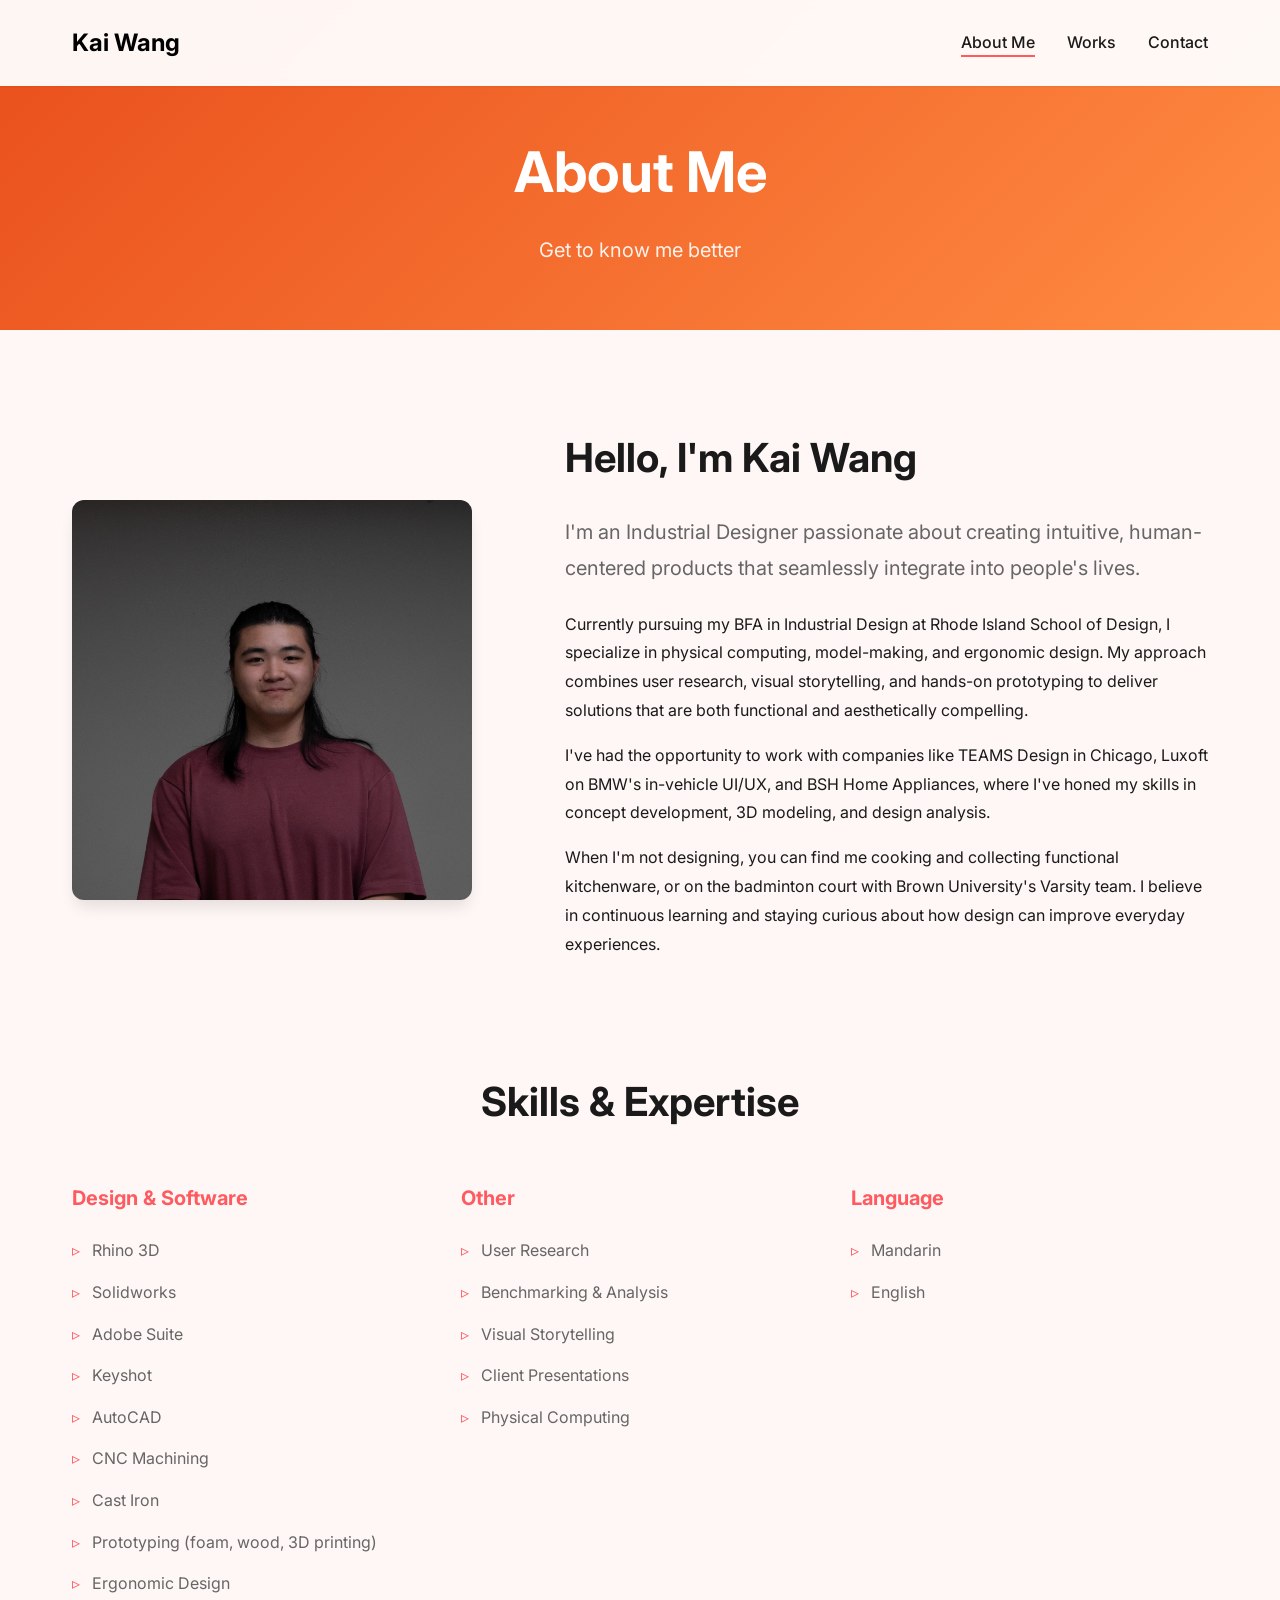
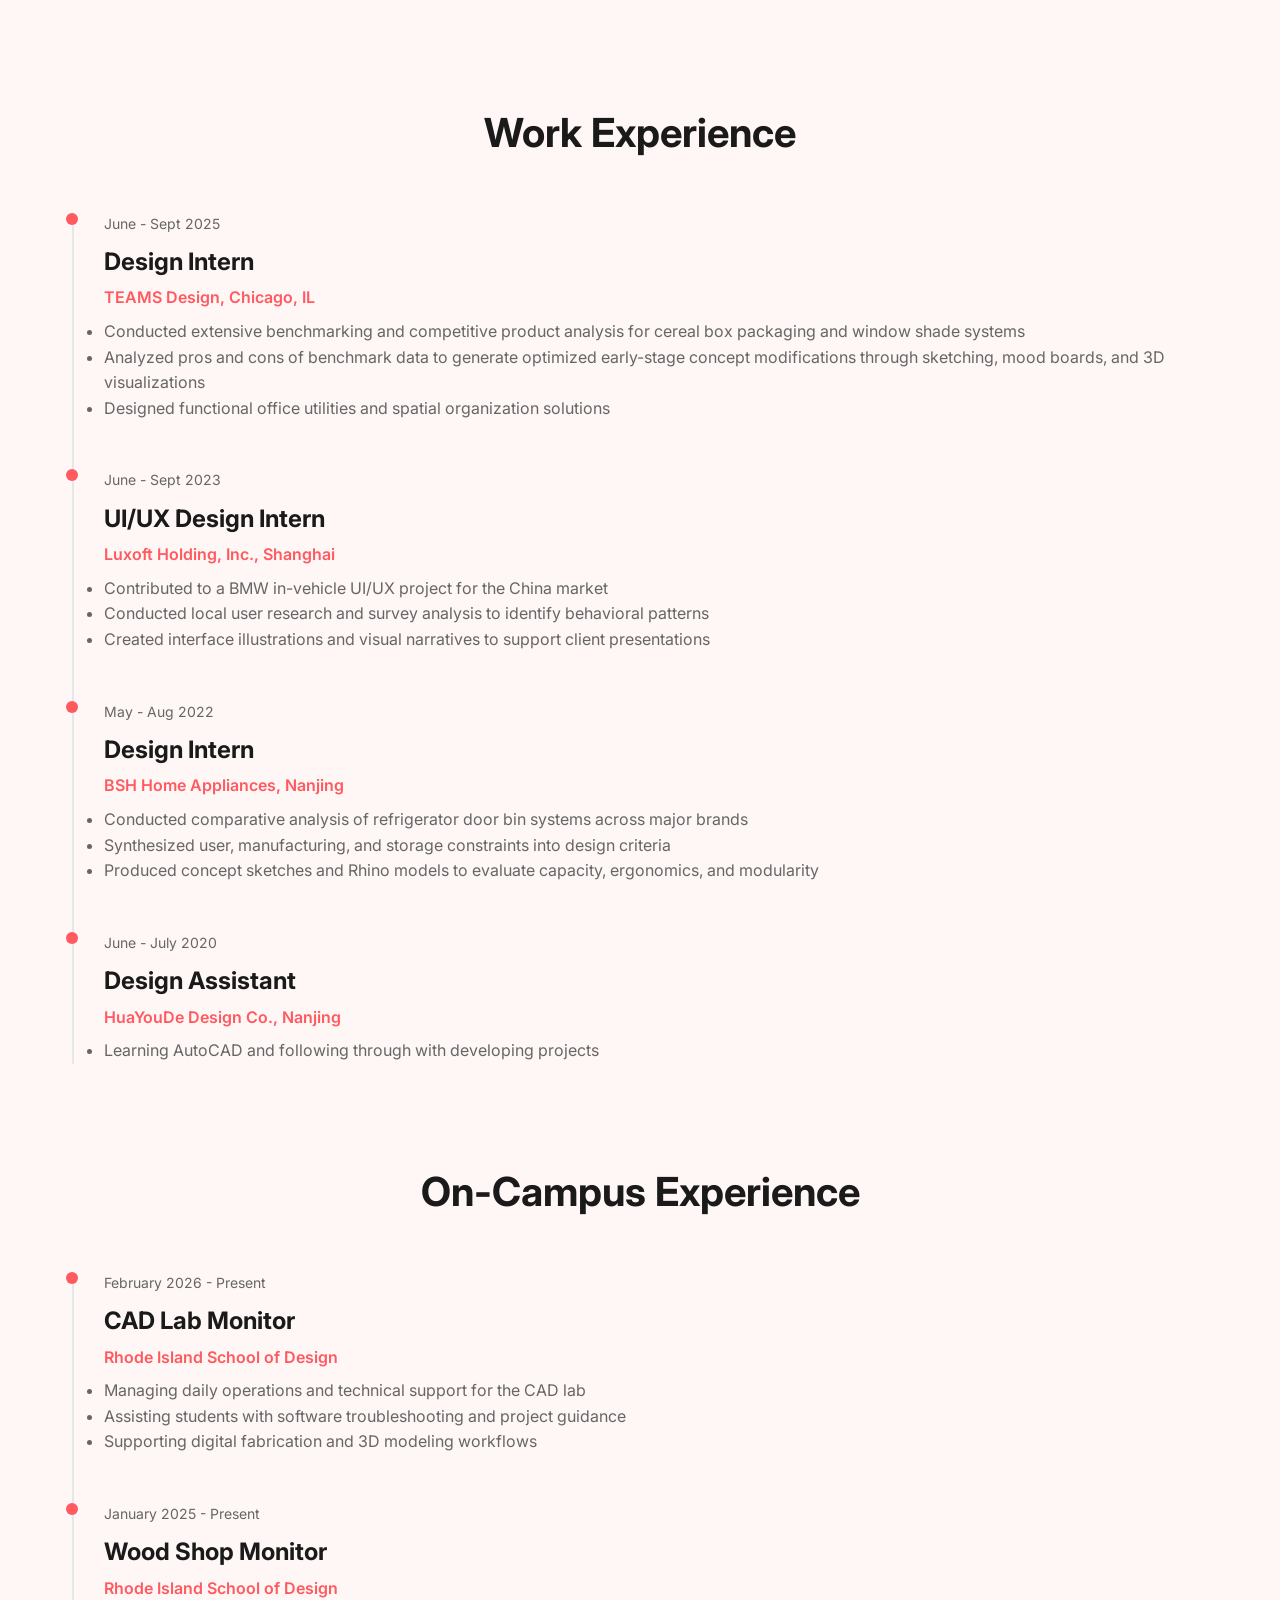
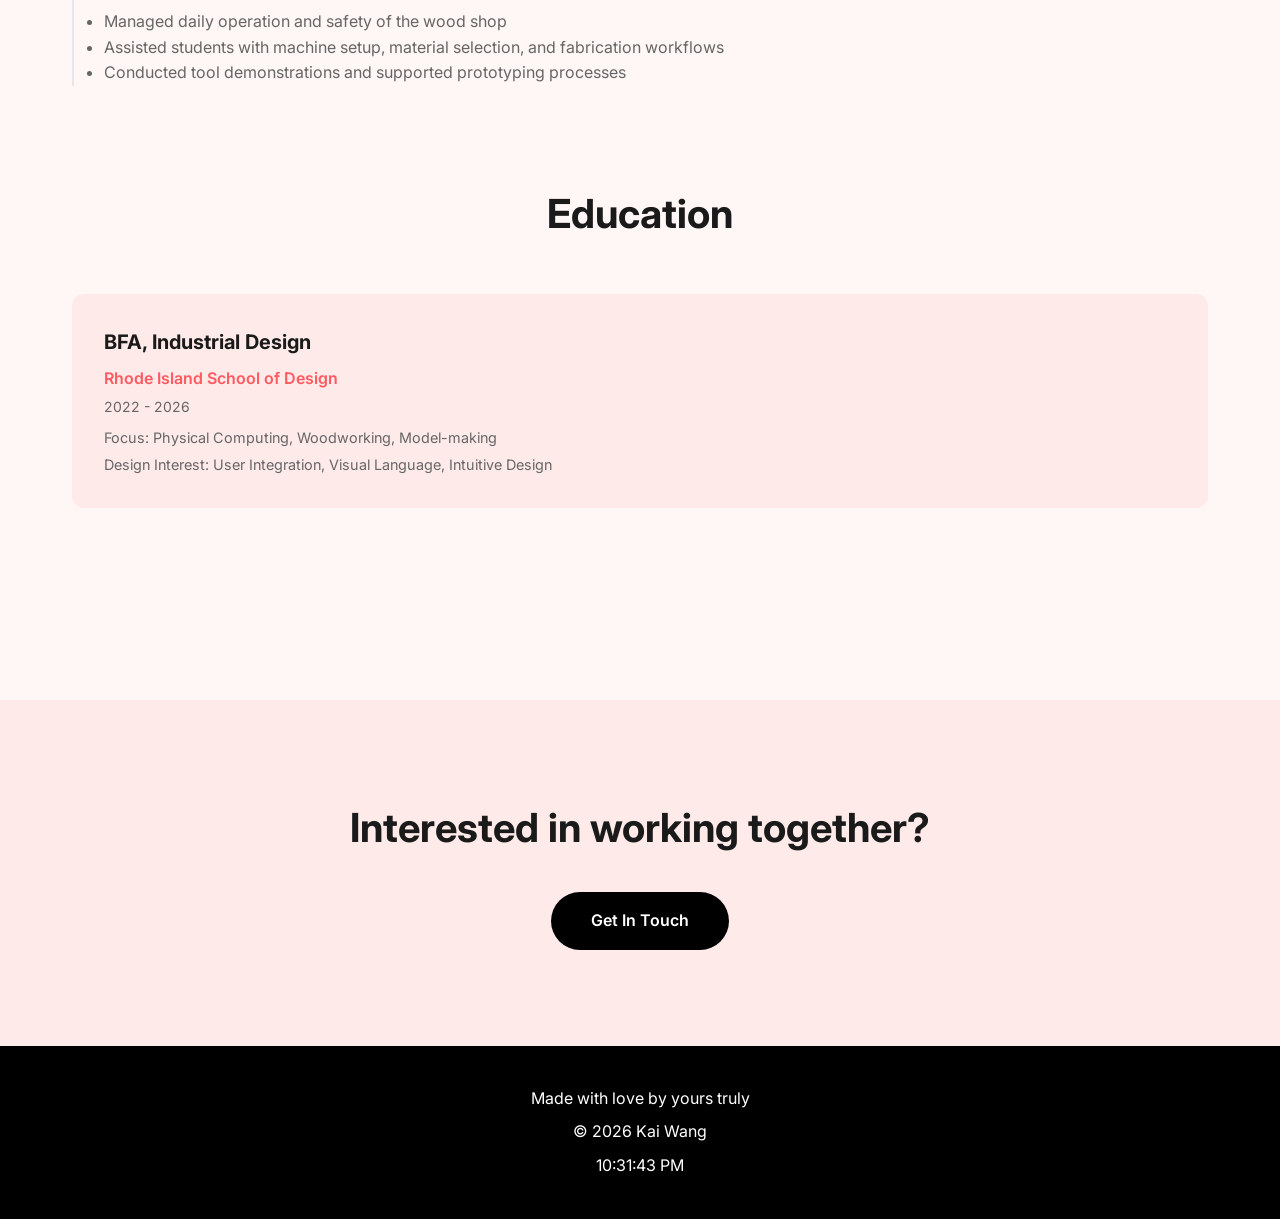
<file: about.html>
﻿<!DOCTYPE html>
<html lang="en">
<head>
    <meta charset="UTF-8">
    <meta name="viewport" content="width=device-width, initial-scale=1.0">
    <title>About Me - Kai Wang</title>
    <link rel="stylesheet" href="styles.css?v=3">
    <link rel="preconnect" href="https://fonts.googleapis.com">
    <link rel="preconnect" href="https://fonts.gstatic.com" crossorigin>
    <link href="https://fonts.googleapis.com/css2?family=Inter:wght@300;400;500;600;700&display=swap" rel="stylesheet">
</head>
<body>
    <!-- Navigation -->
    <nav class="navbar">
        <div class="nav-container">
            <a href="index.html" class="logo">Kai Wang</a>
            <ul class="nav-links">
                <li><a href="about.html" class="active">About Me</a></li>
                <li><a href="works.html">Works</a></li>
                <li><a href="index.html#contact">Contact</a></li>
            </ul>
            <div class="hamburger">
                <span></span>
                <span></span>
                <span></span>
            </div>
        </div>
    </nav>

    <!-- About Header -->
    <section class="page-header">
        <div class="container">
            <h1 class="page-title">About Me</h1>
            <p class="page-subtitle">Get to know me better</p>
        </div>
    </section>

    <!-- About Content -->
    <section class="about-content">
        <div class="container">
            <div class="about-grid">
                <!-- Profile Image -->
                <div class="about-image">
                    <div class="image-wrapper">
                        <img src="assets/profile.jpg" alt="Kai Wang" onerror="this.style.display='none'; this.nextElementSibling.style.display='flex';">
                        <div class="placeholder-image" style="display:none;">
                            <span>Your Photo</span>
                        </div>
                    </div>
                </div>

                <!-- About Text -->
                <div class="about-text">
                    <h2>Hello, I'm Kai Wang</h2>
                    <p class="lead">
                        I'm an Industrial Designer passionate about creating intuitive, human-centered products that seamlessly integrate into people's lives.
                    </p>
                    <p>
                        Currently pursuing my BFA in Industrial Design at Rhode Island School of Design, I specialize in physical computing, model-making, and ergonomic design. My approach combines user research, visual storytelling, and hands-on prototyping to deliver solutions that are both functional and aesthetically compelling.
                    </p>
                    <p>
                        I've had the opportunity to work with companies like TEAMS Design in Chicago, Luxoft on BMW's in-vehicle UI/UX, and BSH Home Appliances, where I've honed my skills in concept development, 3D modeling, and design analysis.
                    </p>
                    <p>
                        When I'm not designing, you can find me cooking and collecting functional kitchenware, or on the badminton court with Brown University's Varsity team. I believe in continuous learning and staying curious about how design can improve everyday experiences.
                    </p>
                </div>
            </div>

            <!-- Skills Section -->
            <div class="skills-section">
                <h2 class="section-title">Skills & Expertise</h2>
                <div class="skills-grid">
                    <div class="skill-category">
                        <h3>Design & Software</h3>
                        <ul class="skill-list">
                            <li>Rhino 3D</li>
                            <li>Solidworks</li>
                            <li>Adobe Suite</li>
                            <li>Keyshot</li>
                            <li>AutoCAD</li>
                            <li>CNC Machining</li>
                            <li>Cast Iron</li>
                            <li>Prototyping (foam, wood, 3D printing)</li>
                            <li>Ergonomic Design</li>
                        </ul>
                    </div>
                    <div class="skill-category">
                        <h3>Other</h3>
                        <ul class="skill-list">
                            <li>User Research</li>
                            <li>Benchmarking & Analysis</li>
                            <li>Visual Storytelling</li>
                            <li>Client Presentations</li>
                            <li>Physical Computing</li>
                        </ul>
                    </div>
                    <div class="skill-category">
                        <h3>Language</h3>
                        <ul class="skill-list">
                            <li>Mandarin</li>
                            <li>English</li>
                        </ul>
                    </div>
                </div>
            </div>

            <!-- Work Experience -->
            <div class="experience-section">
                <h2 class="section-title">Work Experience</h2>
                <div class="timeline">
                    <div class="timeline-item">
                        <div class="timeline-date">June - Sept 2025</div>
                        <div class="timeline-content">
                            <h3>Design Intern</h3>
                            <p class="company">TEAMS Design, Chicago, IL</p>
                            <ul style="margin-top: 0.5rem; color: var(--text-secondary);">
                                <li>Conducted extensive benchmarking and competitive product analysis for cereal box packaging and window shade systems</li>
                                <li>Analyzed pros and cons of benchmark data to generate optimized early-stage concept modifications through sketching, mood boards, and 3D visualizations</li>
                                <li>Designed functional office utilities and spatial organization solutions</li>
                            </ul>
                        </div>
                    </div>
                    <div class="timeline-item">
                        <div class="timeline-date">June - Sept 2023</div>
                        <div class="timeline-content">
                            <h3>UI/UX Design Intern</h3>
                            <p class="company">Luxoft Holding, Inc., Shanghai</p>
                            <ul style="margin-top: 0.5rem; color: var(--text-secondary);">
                                <li>Contributed to a BMW in-vehicle UI/UX project for the China market</li>
                                <li>Conducted local user research and survey analysis to identify behavioral patterns</li>
                                <li>Created interface illustrations and visual narratives to support client presentations</li>
                            </ul>
                        </div>
                    </div>
                    <div class="timeline-item">
                        <div class="timeline-date">May - Aug 2022</div>
                        <div class="timeline-content">
                            <h3>Design Intern</h3>
                            <p class="company">BSH Home Appliances, Nanjing</p>
                            <ul style="margin-top: 0.5rem; color: var(--text-secondary);">
                                <li>Conducted comparative analysis of refrigerator door bin systems across major brands</li>
                                <li>Synthesized user, manufacturing, and storage constraints into design criteria</li>
                                <li>Produced concept sketches and Rhino models to evaluate capacity, ergonomics, and modularity</li>
                            </ul>
                        </div>
                    </div>
                    <div class="timeline-item">
                        <div class="timeline-date">June - July 2020</div>
                        <div class="timeline-content">
                            <h3>Design Assistant</h3>
                            <p class="company">HuaYouDe Design Co., Nanjing</p>
                            <ul style="margin-top: 0.5rem; color: var(--text-secondary);">
                                <li>Learning AutoCAD and following through with developing projects</li>
                            </ul>
                        </div>
                    </div>
                </div>
            </div>

            <!-- On-Campus Experience -->
            <div class="experience-section">
                <h2 class="section-title">On-Campus Experience</h2>
                <div class="timeline">
                    <div class="timeline-item">
                        <div class="timeline-date">February 2026 - Present</div>
                        <div class="timeline-content">
                            <h3>CAD Lab Monitor</h3>
                            <p class="company">Rhode Island School of Design</p>
                            <ul style="margin-top: 0.5rem; color: var(--text-secondary);">
                                <li>Managing daily operations and technical support for the CAD lab</li>
                                <li>Assisting students with software troubleshooting and project guidance</li>
                                <li>Supporting digital fabrication and 3D modeling workflows</li>
                            </ul>
                        </div>
                    </div>
                    <div class="timeline-item">
                        <div class="timeline-date">January 2025 - Present</div>
                        <div class="timeline-content">
                            <h3>Wood Shop Monitor</h3>
                            <p class="company">Rhode Island School of Design</p>
                            <ul style="margin-top: 0.5rem; color: var(--text-secondary);">
                                <li>Managed daily operation and safety of the wood shop</li>
                                <li>Assisted students with machine setup, material selection, and fabrication workflows</li>
                                <li>Conducted tool demonstrations and supported prototyping processes</li>
                            </ul>
                        </div>
                    </div>
                </div>
            </div>

            <!-- Education -->
            <div class="education-section">
                <h2 class="section-title">Education</h2>
                <div class="education-grid">
                    <div class="education-item">
                        <h3>BFA, Industrial Design</h3>
                        <p class="institution">Rhode Island School of Design</p>
                        <p class="date">2022 - 2026</p>
                        <p style="margin-top: 0.5rem; color: var(--text-secondary); font-size: 0.9rem;">Focus: Physical Computing, Woodworking, Model-making</p>
                        <p style="margin-top: 0.25rem; color: var(--text-secondary); font-size: 0.9rem;">Design Interest: User Integration, Visual Language, Intuitive Design</p>
                    </div>
                </div>
            </div>
        </div>
    </section>

    <!-- Contact CTA -->
    <section class="cta-section">
        <div class="container">
            <h2>Interested in working together?</h2>
            <a href="index.html#contact" class="btn-primary">Get In Touch</a>
        </div>
    </section>

    <!-- Footer -->
    <footer class="footer">
        <div class="container">
            <p>Made with love by yours truly</p>
            <p>&copy; 2026 Kai Wang</p>
            <p id="current-time"></p>
        </div>
    </footer>

    <script src="script.js"></script>
</body>
</html>
</file>
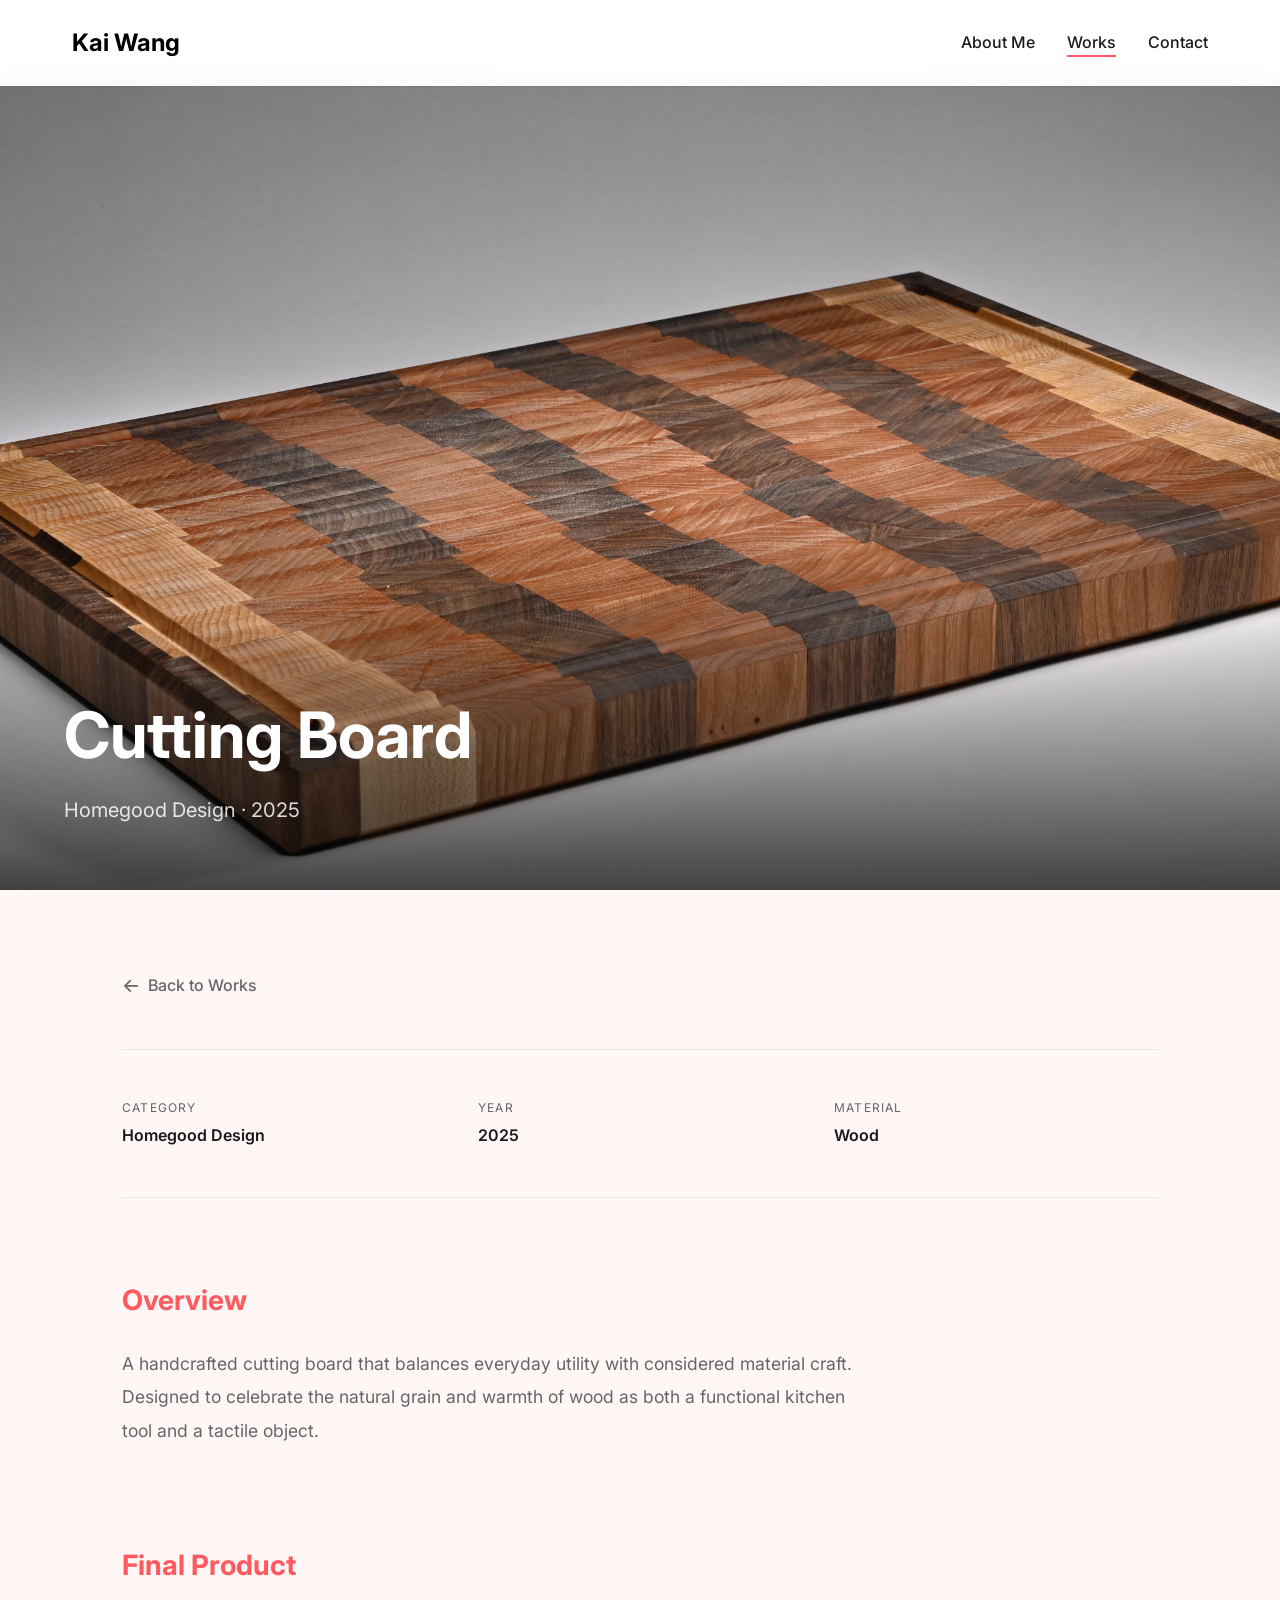
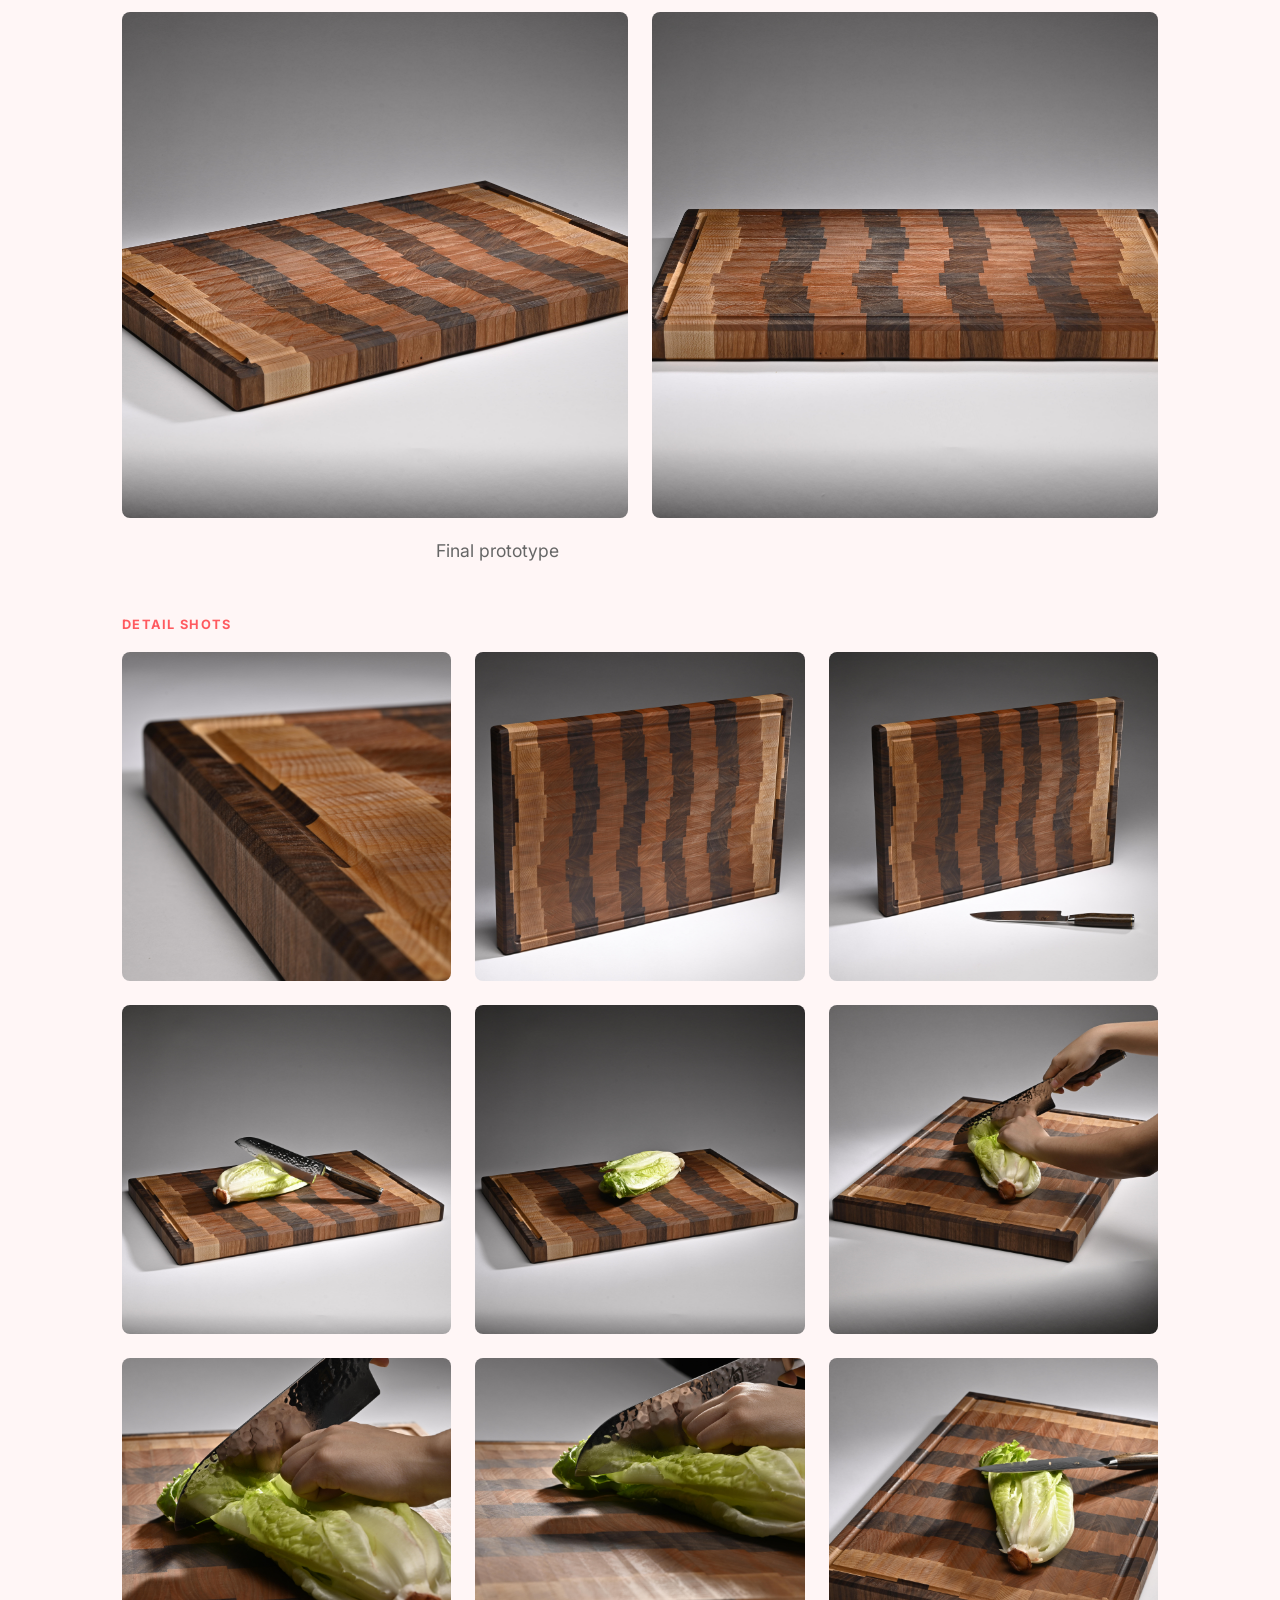
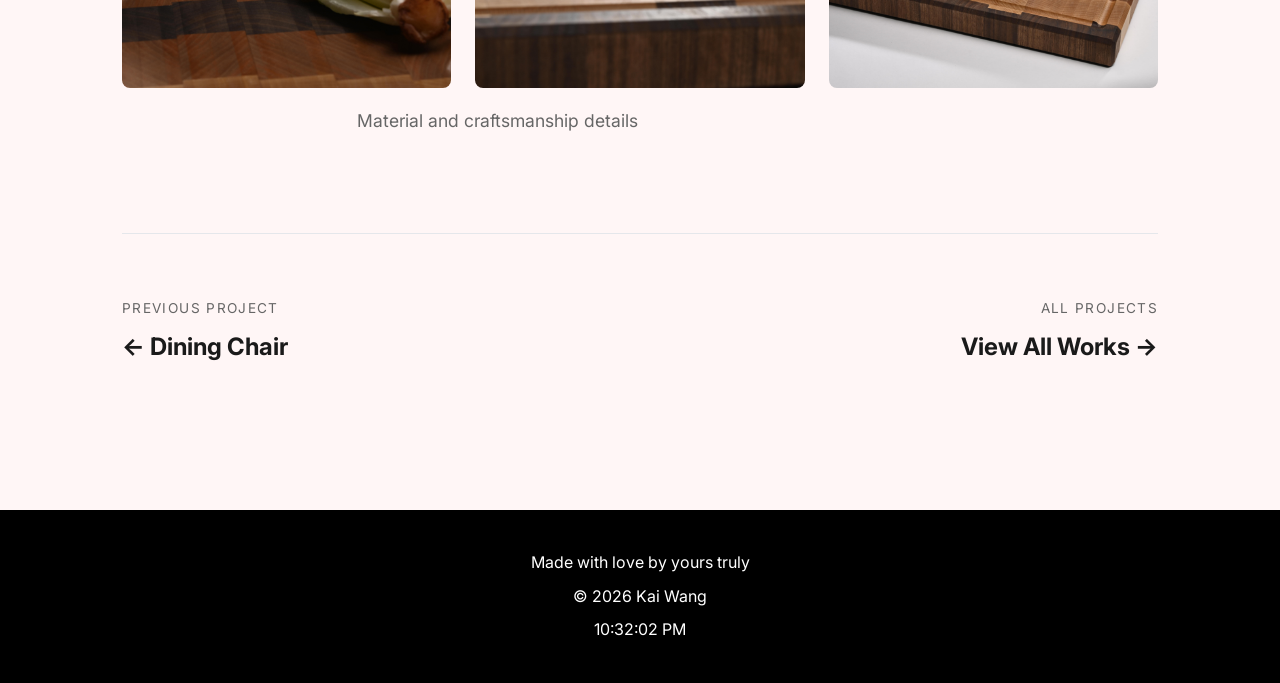
<file: project-cutting-board.html>
﻿<!DOCTYPE html>
<html lang="en">
<head>
    <meta charset="UTF-8">
    <meta name="viewport" content="width=device-width, initial-scale=1.0">
    <title>Cutting Board - Kai Wang</title>
    <link rel="stylesheet" href="styles.css?v=3">
    <link rel="preconnect" href="https://fonts.googleapis.com">
    <link rel="preconnect" href="https://fonts.gstatic.com" crossorigin>
    <link href="https://fonts.googleapis.com/css2?family=Inter:wght@300;400;500;600;700&display=swap" rel="stylesheet">
    <style>
        .project-hero {
            width: 100%;
            height: 90vh;
            overflow: hidden;
            position: relative;
            margin-top: 80px;
        }

        .project-hero img {
            width: 100%;
            height: 100%;
            object-fit: cover;
        }

        .project-hero-overlay {
            position: absolute;
            bottom: 0;
            left: 0;
            right: 0;
            padding: 4rem;
            background: linear-gradient(to top, rgba(0,0,0,0.7), transparent);
            color: white;
        }

        .project-hero-overlay h1 {
            font-size: 4rem;
            font-weight: 700;
            margin-bottom: 0.5rem;
        }

        .project-hero-overlay p {
            font-size: 1.25rem;
            opacity: 0.85;
        }

        .project-body {
            max-width: 1100px;
            margin: 0 auto;
            padding: 5rem 2rem;
        }

        .project-meta {
            display: grid;
            grid-template-columns: repeat(auto-fit, minmax(150px, 1fr));
            gap: 2rem;
            padding: 3rem 0;
            border-top: 1px solid var(--border-color);
            border-bottom: 1px solid var(--border-color);
            margin-bottom: 5rem;
        }

        .meta-item label {
            font-size: 0.75rem;
            text-transform: uppercase;
            letter-spacing: 0.1em;
            color: var(--text-secondary);
            display: block;
            margin-bottom: 0.4rem;
        }

        .meta-item span {
            font-size: 1rem;
            font-weight: 600;
            color: var(--text-primary);
        }

        .project-section {
            margin-bottom: 6rem;
        }

        .project-section h2 {
            font-size: 1.75rem;
            font-weight: 700;
            margin-bottom: 1.5rem;
            color: var(--accent-color);
        }

        .project-section p {
            font-size: 1.1rem;
            line-height: 1.9;
            color: var(--text-secondary);
            max-width: 750px;
        }

        .img-full {
            width: 100%;
            border-radius: 8px;
            margin-bottom: 1.5rem;
            display: block;
        }

        .img-grid-2 {
            display: grid;
            grid-template-columns: 1fr 1fr;
            gap: 1.5rem;
            margin-bottom: 1.5rem;
        }

        .img-grid-3 {
            display: grid;
            grid-template-columns: 1fr 1fr 1fr;
            gap: 1.5rem;
            margin-bottom: 1.5rem;
        }

        .img-grid-2 img,
        .img-grid-3 img {
            width: 100%;
            height: 100%;
            object-fit: cover;
            border-radius: 8px;
            display: block;
            aspect-ratio: 1;
        }

        .img-caption {
            font-size: 0.85rem;
            color: var(--text-secondary);
            text-align: center;
            margin-top: -0.5rem;
            margin-bottom: 3rem;
        }

        .stage-label {
            font-size: 0.8rem;
            font-weight: 700;
            text-transform: uppercase;
            letter-spacing: 0.1em;
            color: var(--accent-color);
            margin-bottom: 1rem;
            margin-top: 3rem;
        }

        .back-btn {
            display: inline-flex;
            align-items: center;
            gap: 0.5rem;
            color: var(--text-secondary);
            font-weight: 500;
            margin-bottom: 3rem;
            transition: var(--transition);
        }

        .back-btn:hover {
            color: var(--accent-color);
        }

        .back-btn::before {
            content: '\2190';
            font-size: 1.2rem;
        }

        .next-project {
            padding: 4rem 0;
            border-top: 1px solid var(--border-color);
            display: flex;
            justify-content: space-between;
            align-items: center;
        }

        .next-project p {
            font-size: 0.85rem;
            text-transform: uppercase;
            letter-spacing: 0.1em;
            color: var(--text-secondary);
            margin-bottom: 0.5rem;
        }

        .next-project a {
            font-size: 1.5rem;
            font-weight: 700;
            color: var(--text-primary);
            transition: var(--transition);
        }

        .next-project a:hover {
            color: var(--accent-color);
        }

        @media (max-width: 768px) {
            .project-hero { height: 60vh; }
            .project-hero-overlay h1 { font-size: 2.5rem; }
            .project-body { padding: 3rem 1.25rem; }
            .project-meta { grid-template-columns: repeat(2, 1fr); gap: 1.25rem; padding: 2rem 0; margin-bottom: 3rem; }
            .project-section { margin-bottom: 3.5rem; }
            .project-section h2 { font-size: 1.4rem; }
            .project-section p { font-size: 1rem; }
            .img-grid-2, .img-grid-3 { grid-template-columns: 1fr 1fr; }
            .next-project { flex-direction: column; gap: 2rem; text-align: center; }
            .next-project > div:last-child { text-align: center; }
            .next-project a { font-size: 1.2rem; }
        }

        @media (max-width: 480px) {
            .project-hero { height: 50vh; }
            .project-hero-overlay { padding: 2rem; }
            .project-hero-overlay h1 { font-size: 2rem; }
            .project-hero-overlay p { font-size: 1rem; }
            .project-body { padding: 2rem 1rem; }
            .project-meta { grid-template-columns: 1fr 1fr; gap: 1rem; padding: 1.5rem 0; margin-bottom: 2.5rem; }
            .img-grid-2, .img-grid-3 { grid-template-columns: 1fr; }
            .next-project a { font-size: 1rem; }
        }
    </style>
</head>
<body>
    <!-- Navigation -->
    <nav class="navbar">
        <div class="nav-container">
            <a href="index.html" class="logo">Kai Wang</a>
            <ul class="nav-links">
                <li><a href="about.html">About Me</a></li>
                <li><a href="works.html" class="active">Works</a></li>
                <li><a href="index.html#contact">Contact</a></li>
            </ul>
            <div class="hamburger">
                <span></span>
                <span></span>
                <span></span>
            </div>
        </div>
    </nav>

    <!-- Hero Image -->
    <div class="project-hero">
        <img src="assets/Cutting Board/Final (1).jpg" alt="Cutting Board">
        <div class="project-hero-overlay">
            <h1>Cutting Board</h1>
            <p>Homegood Design · 2025</p>
        </div>
    </div>

    <!-- Project Content -->
    <div class="project-body">
        <a href="works.html" class="back-btn">Back to Works</a>

        <!-- Meta Info -->
        <div class="project-meta">
            <div class="meta-item">
                <label>Category</label>
                <span>Homegood Design</span>
            </div>
            <div class="meta-item">
                <label>Year</label>
                <span>2025</span>
            </div>
            <div class="meta-item">
                <label>Material</label>
                <span>Wood</span>
            </div>
        </div>

        <!-- Overview -->
        <div class="project-section">
            <h2>Overview</h2>
            <p>
                A handcrafted cutting board that balances everyday utility with considered 
                material craft. Designed to celebrate the natural grain and warmth of wood 
                as both a functional kitchen tool and a tactile object.
            </p>
        </div>

        <!-- Final Product -->
        <div class="project-section">
            <h2>Final Product</h2>

            <div class="img-grid-2">
                <img src="assets/Cutting Board/Final (1).jpg" alt="Final view 1">
                <img src="assets/Cutting Board/Final (2).jpg" alt="Final view 2">
            </div>
            <p class="img-caption">Final prototype</p>

            <div class="stage-label">Detail Shots</div>
            <div class="img-grid-3">
                <img src="assets/Cutting Board/Detailed Pictures (1).jpg" alt="Detail 1">
                <img src="assets/Cutting Board/Detailed Pictures (2).jpg" alt="Detail 2">
                <img src="assets/Cutting Board/Detailed Pictures (3).jpg" alt="Detail 3">
                <img src="assets/Cutting Board/Detailed Pictures (4).jpg" alt="Detail 4">
                <img src="assets/Cutting Board/Detailed Pictures (5).jpg" alt="Detail 5">
                <img src="assets/Cutting Board/Detailed Pictures (6).jpg" alt="Detail 6">
                <img src="assets/Cutting Board/Detailed Pictures (7).jpg" alt="Detail 7">
                <img src="assets/Cutting Board/Detailed Pictures (8).jpg" alt="Detail 8">
                <img src="assets/Cutting Board/Detailed Pictures (9).jpg" alt="Detail 9">
            </div>
            <p class="img-caption">Material and craftsmanship details</p>
        </div>

        <!-- Navigation between projects -->
        <div class="next-project">
            <div>
                <p>Previous Project</p>
                <a href="project-dining-chair.html">&larr; Dining Chair</a>
            </div>
            <div style="text-align: right;">
                <p>All Projects</p>
                <a href="works.html">View All Works &rarr;</a>
            </div>
        </div>
    </div>

    <!-- Footer -->
    <footer class="footer">
        <div class="container">
            <p>Made with love by yours truly</p>
            <p>&copy; 2026 Kai Wang</p>
            <p id="current-time"></p>
        </div>
    </footer>

    <script src="script.js"></script>
</body>
</html>
</file>
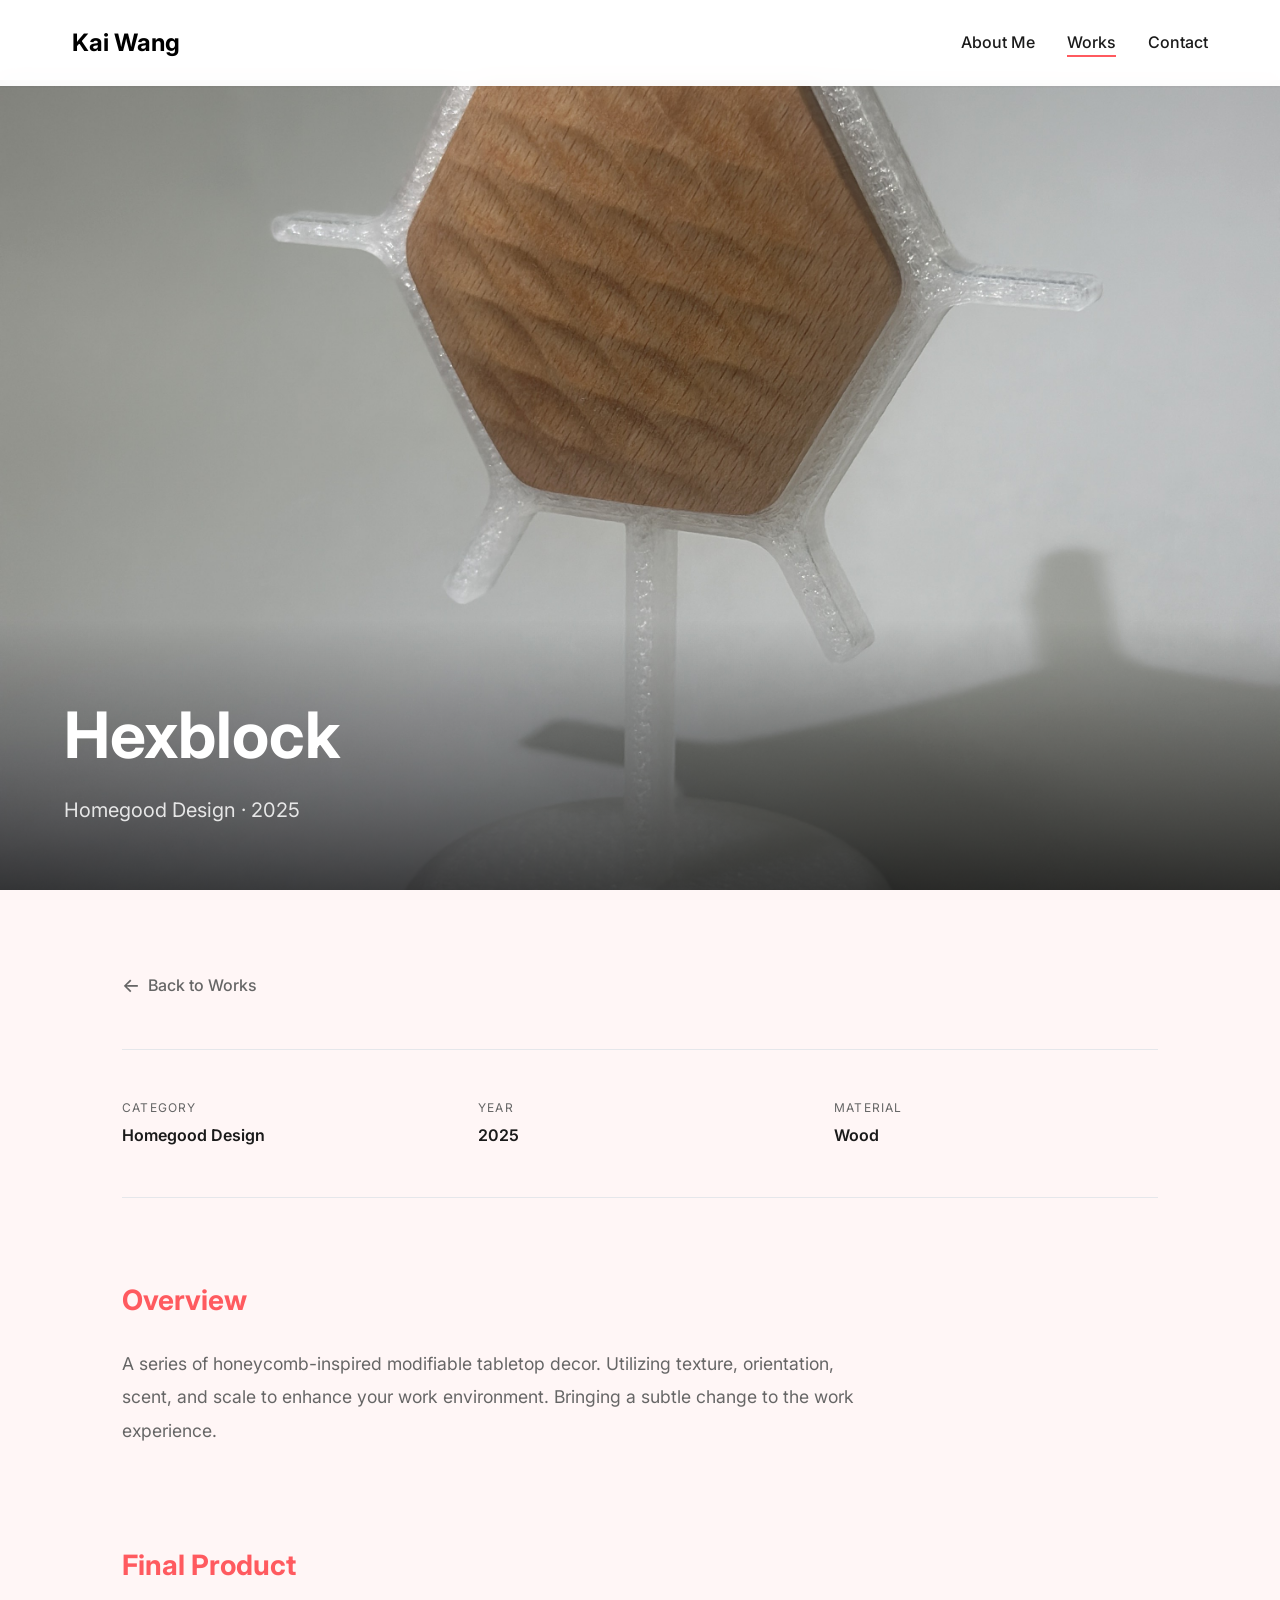
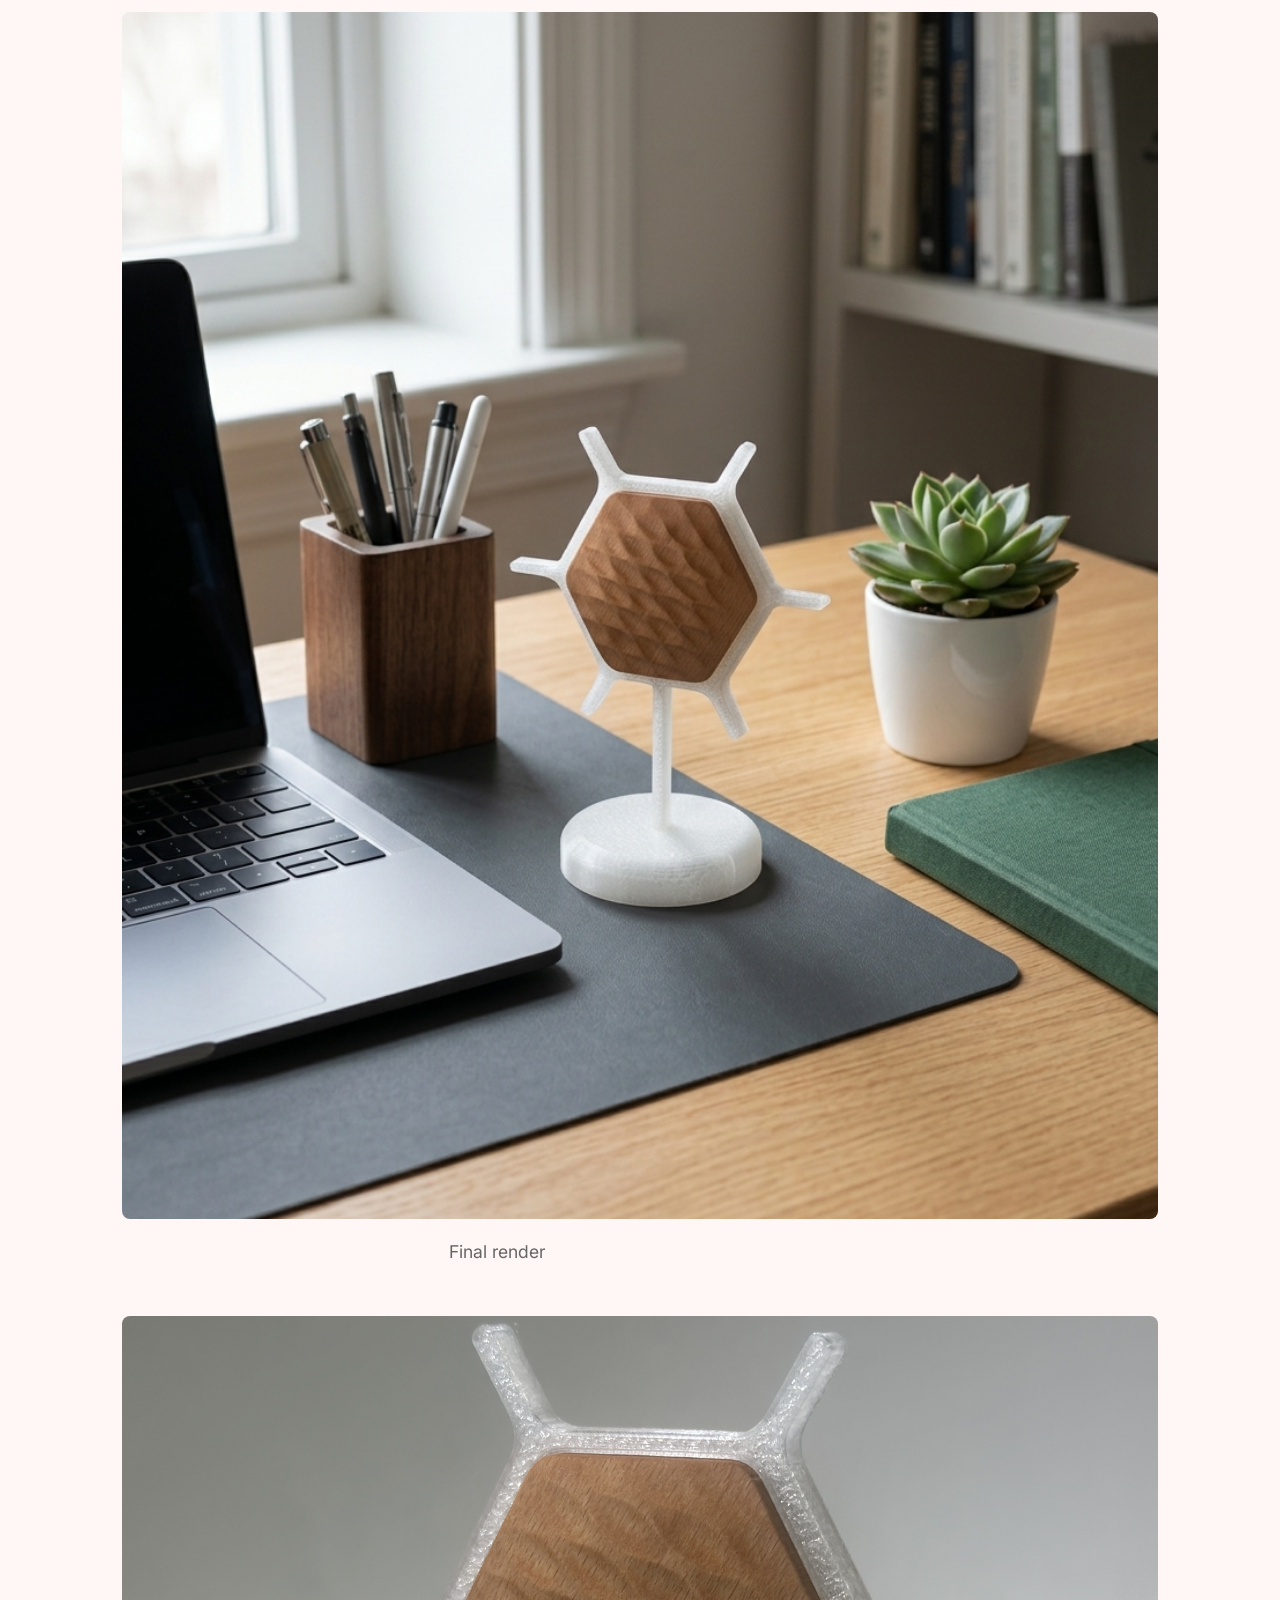
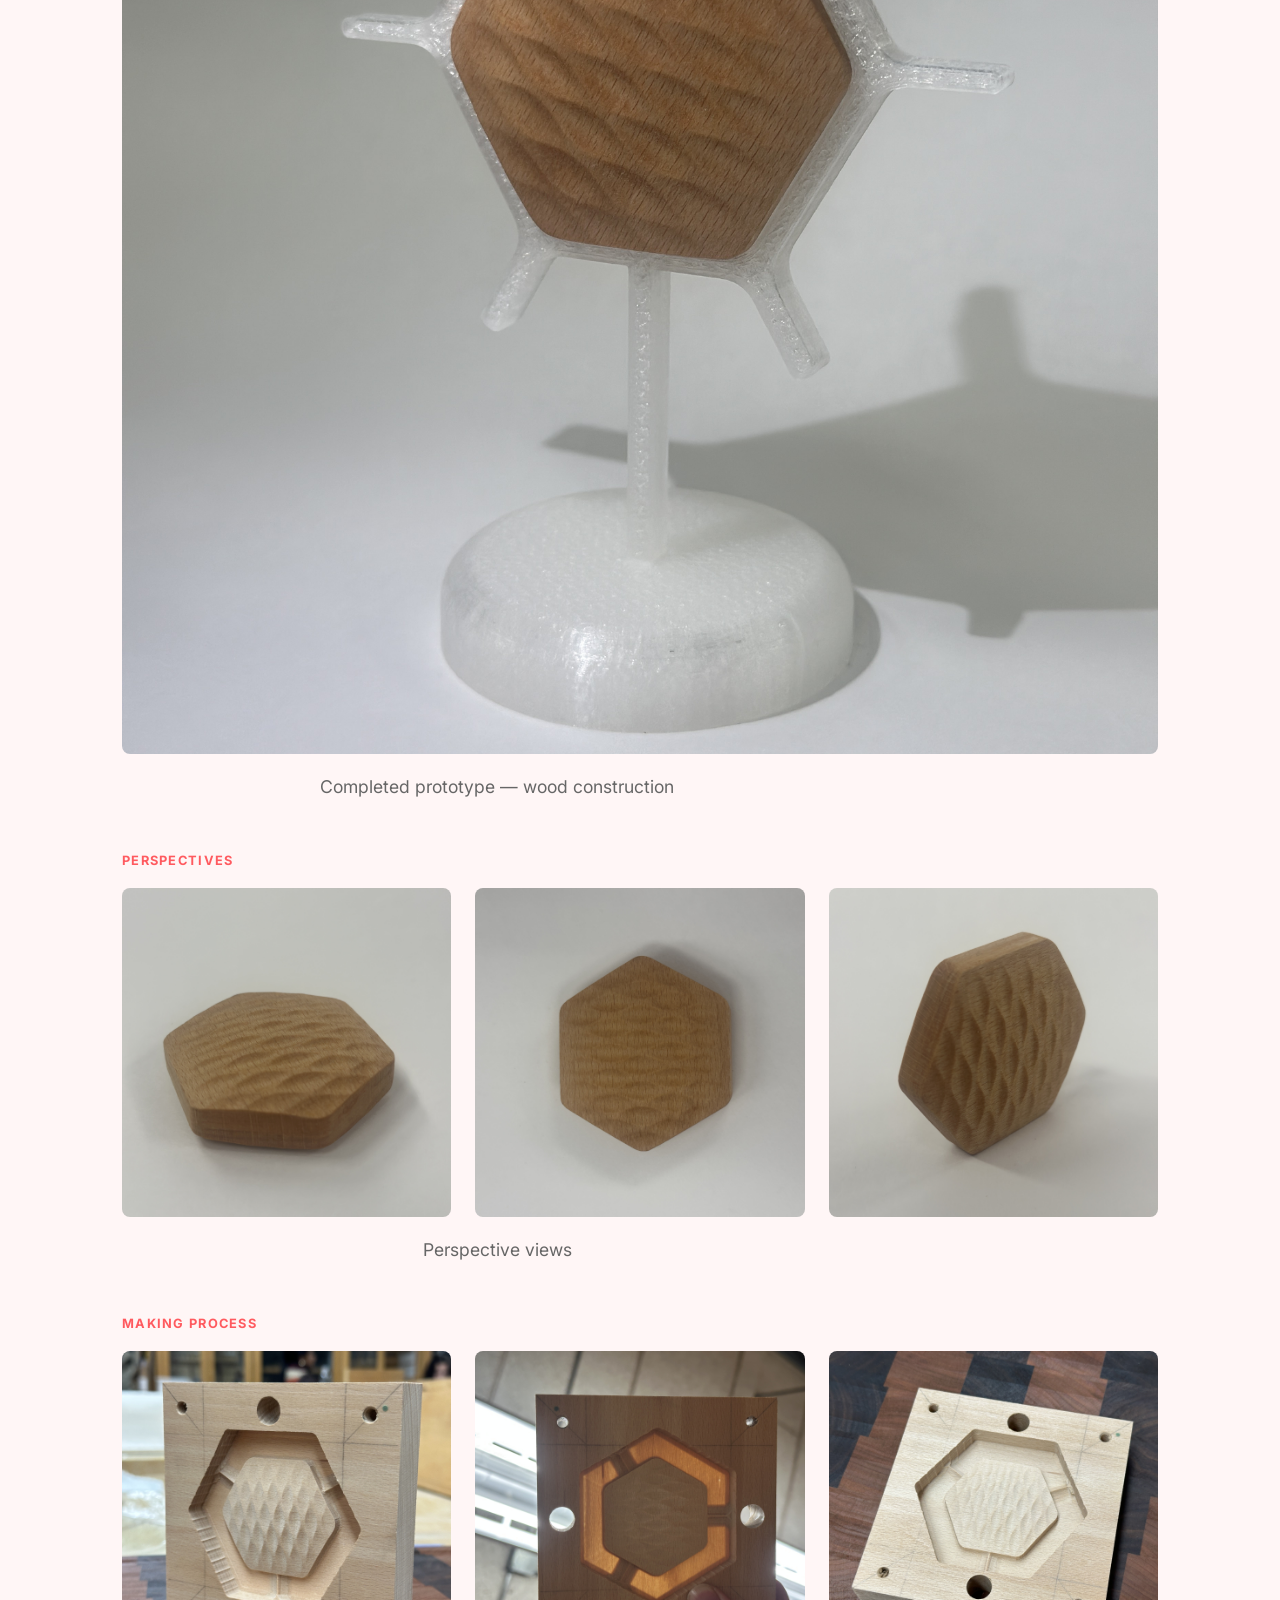
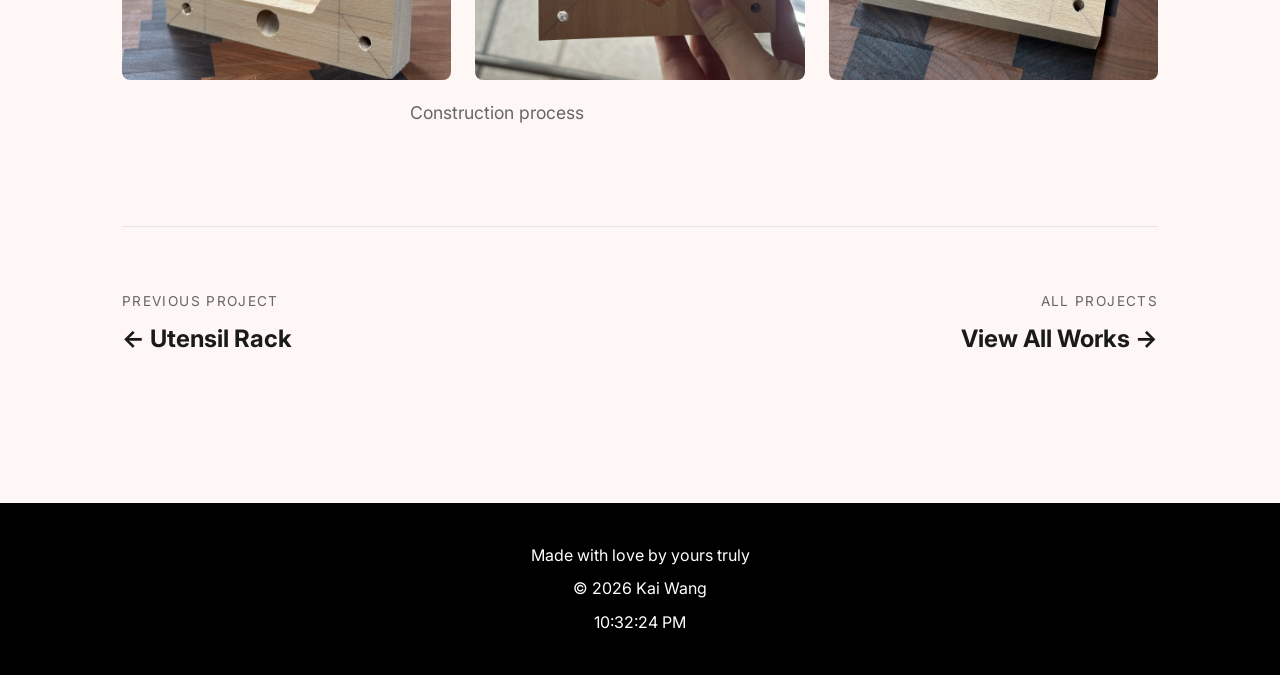
<file: project-hexblock.html>
﻿<!DOCTYPE html>
<html lang="en">
<head>
    <meta charset="UTF-8">
    <meta name="viewport" content="width=device-width, initial-scale=1.0">
    <title>Hexblock - Kai Wang</title>
    <link rel="stylesheet" href="styles.css?v=3">
    <link rel="preconnect" href="https://fonts.googleapis.com">
    <link rel="preconnect" href="https://fonts.gstatic.com" crossorigin>
    <link href="https://fonts.googleapis.com/css2?family=Inter:wght@300;400;500;600;700&display=swap" rel="stylesheet">
    <style>
        .project-hero {
            width: 100%;
            height: 90vh;
            overflow: hidden;
            position: relative;
            margin-top: 80px;
        }

        .project-hero img {
            width: 100%;
            height: 100%;
            object-fit: cover;
        }

        .project-hero-overlay {
            position: absolute;
            bottom: 0;
            left: 0;
            right: 0;
            padding: 4rem;
            background: linear-gradient(to top, rgba(0,0,0,0.7), transparent);
            color: white;
        }

        .project-hero-overlay h1 {
            font-size: 4rem;
            font-weight: 700;
            margin-bottom: 0.5rem;
        }

        .project-hero-overlay p {
            font-size: 1.25rem;
            opacity: 0.85;
        }

        .project-body {
            max-width: 1100px;
            margin: 0 auto;
            padding: 5rem 2rem;
        }

        .project-meta {
            display: grid;
            grid-template-columns: repeat(auto-fit, minmax(150px, 1fr));
            gap: 2rem;
            padding: 3rem 0;
            border-top: 1px solid var(--border-color);
            border-bottom: 1px solid var(--border-color);
            margin-bottom: 5rem;
        }

        .meta-item label {
            font-size: 0.75rem;
            text-transform: uppercase;
            letter-spacing: 0.1em;
            color: var(--text-secondary);
            display: block;
            margin-bottom: 0.4rem;
        }

        .meta-item span {
            font-size: 1rem;
            font-weight: 600;
            color: var(--text-primary);
        }

        .project-section {
            margin-bottom: 6rem;
        }

        .project-section h2 {
            font-size: 1.75rem;
            font-weight: 700;
            margin-bottom: 1.5rem;
            color: var(--accent-color);
        }

        .project-section p {
            font-size: 1.1rem;
            line-height: 1.9;
            color: var(--text-secondary);
            max-width: 750px;
        }

        .img-full {
            width: 100%;
            border-radius: 8px;
            margin-bottom: 1.5rem;
            display: block;
        }

        .img-grid-2 {
            display: grid;
            grid-template-columns: 1fr 1fr;
            gap: 1.5rem;
            margin-bottom: 1.5rem;
        }

        .img-grid-3 {
            display: grid;
            grid-template-columns: 1fr 1fr 1fr;
            gap: 1.5rem;
            margin-bottom: 1.5rem;
        }

        .img-grid-5 {
            display: grid;
            grid-template-columns: repeat(5, 1fr);
            gap: 1rem;
            margin-bottom: 1.5rem;
        }

        .img-grid-2 img,
        .img-grid-3 img,
        .img-grid-5 img {
            width: 100%;
            height: 100%;
            object-fit: cover;
            border-radius: 8px;
            display: block;
            aspect-ratio: 1;
        }

        .img-caption {
            font-size: 0.85rem;
            color: var(--text-secondary);
            text-align: center;
            margin-top: -0.5rem;
            margin-bottom: 3rem;
        }

        .stage-label {
            font-size: 0.8rem;
            font-weight: 700;
            text-transform: uppercase;
            letter-spacing: 0.1em;
            color: var(--accent-color);
            margin-bottom: 1rem;
            margin-top: 3rem;
        }

        .back-btn {
            display: inline-flex;
            align-items: center;
            gap: 0.5rem;
            color: var(--text-secondary);
            font-weight: 500;
            margin-bottom: 3rem;
            transition: var(--transition);
        }

        .back-btn:hover {
            color: var(--accent-color);
        }

        .back-btn::before {
            content: '\2190';
            font-size: 1.2rem;
        }

        .next-project {
            padding: 4rem 0;
            border-top: 1px solid var(--border-color);
            display: flex;
            justify-content: space-between;
            align-items: center;
        }

        .next-project p {
            font-size: 0.85rem;
            text-transform: uppercase;
            letter-spacing: 0.1em;
            color: var(--text-secondary);
            margin-bottom: 0.5rem;
        }

        .next-project a {
            font-size: 1.5rem;
            font-weight: 700;
            color: var(--text-primary);
            transition: var(--transition);
        }

        .next-project a:hover {
            color: var(--accent-color);
        }

        @media (max-width: 768px) {
            .project-hero { height: 60vh; }
            .project-hero-overlay h1 { font-size: 2.5rem; }
            .project-body { padding: 3rem 1.25rem; }
            .project-meta { grid-template-columns: repeat(2, 1fr); gap: 1.25rem; padding: 2rem 0; margin-bottom: 3rem; }
            .project-section { margin-bottom: 3.5rem; }
            .project-section h2 { font-size: 1.4rem; }
            .project-section p { font-size: 1rem; }
            .img-grid-2, .img-grid-3, .img-grid-5 { grid-template-columns: 1fr 1fr; }
            .next-project { flex-direction: column; gap: 2rem; text-align: center; }
            .next-project > div:last-child { text-align: center; }
            .next-project a { font-size: 1.2rem; }
        }

        @media (max-width: 480px) {
            .project-hero { height: 50vh; }
            .project-hero-overlay { padding: 2rem; }
            .project-hero-overlay h1 { font-size: 2rem; }
            .project-hero-overlay p { font-size: 1rem; }
            .project-body { padding: 2rem 1rem; }
            .project-meta { grid-template-columns: 1fr 1fr; gap: 1rem; padding: 1.5rem 0; margin-bottom: 2.5rem; }
            .img-grid-2, .img-grid-3, .img-grid-5 { grid-template-columns: 1fr; }
            .next-project a { font-size: 1rem; }
        }
    </style>
</head>
<body>
    <!-- Navigation -->
    <nav class="navbar">
        <div class="nav-container">
            <a href="index.html" class="logo">Kai Wang</a>
            <ul class="nav-links">
                <li><a href="about.html">About Me</a></li>
                <li><a href="works.html" class="active">Works</a></li>
                <li><a href="index.html#contact">Contact</a></li>
            </ul>
            <div class="hamburger">
                <span></span>
                <span></span>
                <span></span>
            </div>
        </div>
    </nav>

    <!-- Hero Image -->
    <div class="project-hero">
        <img src="assets/Hexblock/Final.JPG" alt="Hexblock">
        <div class="project-hero-overlay">
            <h1>Hexblock</h1>
            <p>Homegood Design · 2025</p>
        </div>
    </div>

    <!-- Project Content -->
    <div class="project-body">
        <a href="works.html" class="back-btn">Back to Works</a>

        <!-- Meta Info -->
        <div class="project-meta">
            <div class="meta-item">
                <label>Category</label>
                <span>Homegood Design</span>
            </div>
            <div class="meta-item">
                <label>Year</label>
                <span>2025</span>
            </div>
            <div class="meta-item">
                <label>Material</label>
                <span>Wood</span>
            </div>
        </div>

        <!-- Overview -->
        <div class="project-section">
            <h2>Overview</h2>
            <p>
                A series of honeycomb-inspired modifiable tabletop decor. Utilizing texture, 
                orientation, scent, and scale to enhance your work environment. Bringing a 
                subtle change to the work experience.
            </p>
        </div>

        <!-- Final Product -->
        <div class="project-section">
            <h2>Final Product</h2>
            <img src="assets/Hexblock/Final Render.png" alt="Hexblock Final Render" class="img-full">
            <p class="img-caption">Final render</p>

            <img src="assets/Hexblock/Final.JPG" alt="Hexblock Final" class="img-full">
            <p class="img-caption">Completed prototype &mdash; wood construction</p>

            <div class="stage-label">Perspectives</div>
            <div class="img-grid-3">
                <img src="assets/Hexblock/Perspective (1).JPG" alt="Perspective view 1">
                <img src="assets/Hexblock/Perspective (2).JPG" alt="Perspective view 2">
                <img src="assets/Hexblock/Perspective (3).JPG" alt="Perspective view 3">
            </div>
            <p class="img-caption">Perspective views</p>

            <div class="stage-label">Making Process</div>
            <div class="img-grid-3">
                <img src="assets/Hexblock/Process (1).JPG" alt="Process step 1">
                <img src="assets/Hexblock/Process (2).JPG" alt="Process step 2">
                <img src="assets/Hexblock/Process (3).JPG" alt="Process step 3">
            </div>
            <p class="img-caption">Construction process</p>
        </div>

        <!-- Navigation between projects -->
        <div class="next-project">
            <div>
                <p>Previous Project</p>
                <a href="project-utensil-rack.html">&larr; Utensil Rack</a>
            </div>
            <div style="text-align: right;">
                <p>All Projects</p>
                <a href="works.html">View All Works &rarr;</a>
            </div>
        </div>
    </div>

    <!-- Footer -->
    <footer class="footer">
        <div class="container">
            <p>Made with love by yours truly</p>
            <p>&copy; 2026 Kai Wang</p>
            <p id="current-time"></p>
        </div>
    </footer>

    <script src="script.js"></script>
</body>
</html>
</file>
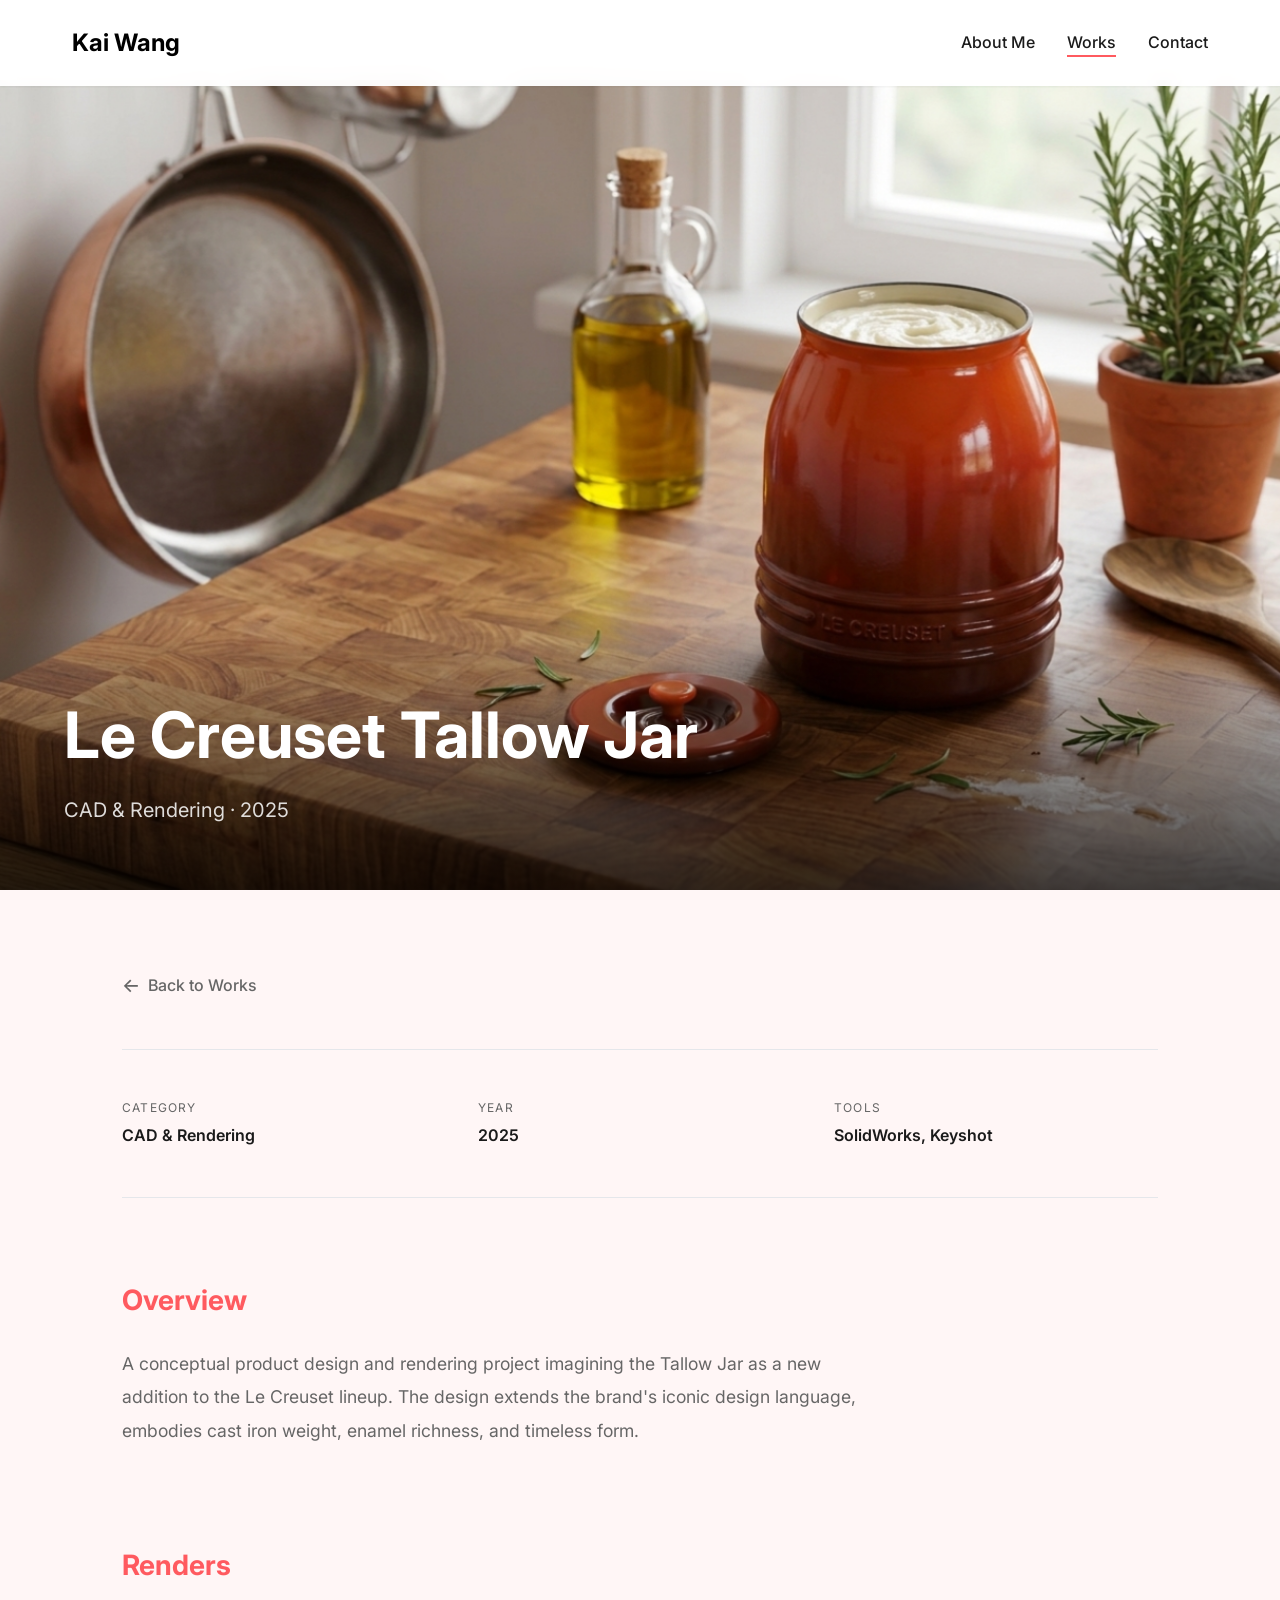
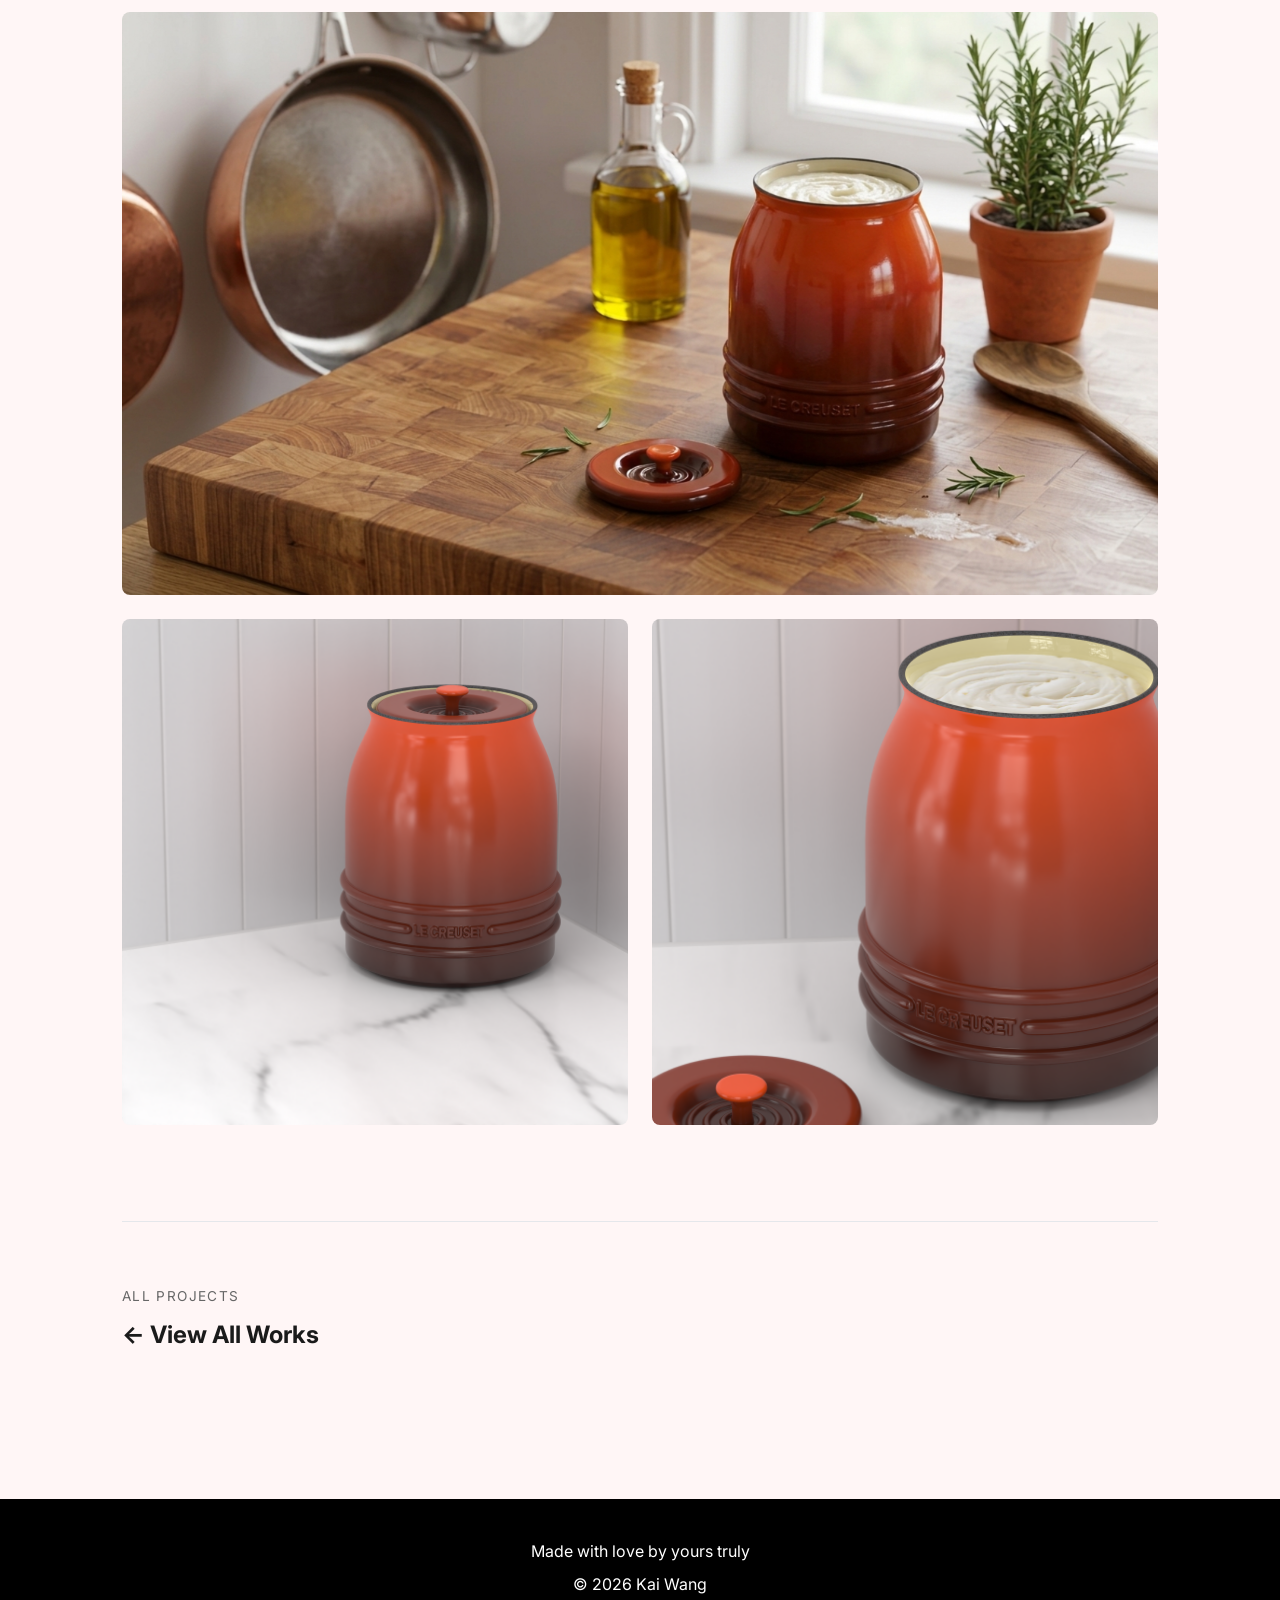
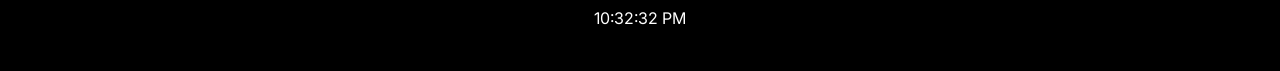
<file: project-le-creuset.html>
﻿<!DOCTYPE html>
<html lang="en">
<head>
    <meta charset="UTF-8">
    <meta name="viewport" content="width=device-width, initial-scale=1.0">
    <title>Le Creuset Tallow Jar - Kai Wang</title>
    <link rel="stylesheet" href="styles.css?v=3">
    <link rel="preconnect" href="https://fonts.googleapis.com">
    <link rel="preconnect" href="https://fonts.gstatic.com" crossorigin>
    <link href="https://fonts.googleapis.com/css2?family=Inter:wght@300;400;500;600;700&display=swap" rel="stylesheet">
    <style>
        .project-hero {
            width: 100%;
            height: 90vh;
            overflow: hidden;
            position: relative;
            margin-top: 80px;
        }

        .project-hero img {
            width: 100%;
            height: 100%;
            object-fit: cover;
        }

        .project-hero-overlay {
            position: absolute;
            bottom: 0;
            left: 0;
            right: 0;
            padding: 4rem;
            background: linear-gradient(to top, rgba(0,0,0,0.7), transparent);
            color: white;
        }

        .project-hero-overlay h1 {
            font-size: 4rem;
            font-weight: 700;
            margin-bottom: 0.5rem;
        }

        .project-hero-overlay p {
            font-size: 1.25rem;
            opacity: 0.85;
        }

        .placeholder-hero {
            width: 100%;
            height: 90vh;
            margin-top: 80px;
            background: var(--bg-secondary);
            display: flex;
            align-items: center;
            justify-content: center;
            position: relative;
        }

        .placeholder-hero .project-hero-overlay {
            position: absolute;
            bottom: 0;
            left: 0;
            right: 0;
            padding: 4rem;
            background: linear-gradient(to top, rgba(0,0,0,0.4), transparent);
            color: var(--text-primary);
        }

        .project-body {
            max-width: 1100px;
            margin: 0 auto;
            padding: 5rem 2rem;
        }

        .project-meta {
            display: grid;
            grid-template-columns: repeat(auto-fit, minmax(150px, 1fr));
            gap: 2rem;
            padding: 3rem 0;
            border-top: 1px solid var(--border-color);
            border-bottom: 1px solid var(--border-color);
            margin-bottom: 5rem;
        }

        .meta-item label {
            font-size: 0.75rem;
            text-transform: uppercase;
            letter-spacing: 0.1em;
            color: var(--text-secondary);
            display: block;
            margin-bottom: 0.4rem;
        }

        .meta-item span {
            font-size: 1rem;
            font-weight: 600;
            color: var(--text-primary);
        }

        .project-section {
            margin-bottom: 6rem;
        }

        .project-section h2 {
            font-size: 1.75rem;
            font-weight: 700;
            margin-bottom: 1.5rem;
            color: var(--accent-color);
        }

        .project-section p {
            font-size: 1.1rem;
            line-height: 1.9;
            color: var(--text-secondary);
            max-width: 750px;
        }

        .img-full {
            width: 100%;
            border-radius: 8px;
            margin-bottom: 1.5rem;
            display: block;
        }

        .img-grid-2 {
            display: grid;
            grid-template-columns: 1fr 1fr;
            gap: 1.5rem;
            margin-bottom: 1.5rem;
        }

        .img-grid-3 {
            display: grid;
            grid-template-columns: 1fr 1fr 1fr;
            gap: 1.5rem;
            margin-bottom: 1.5rem;
        }

        .img-grid-2 img,
        .img-grid-3 img {
            width: 100%;
            height: 100%;
            object-fit: cover;
            border-radius: 8px;
            display: block;
            aspect-ratio: 1;
        }

        .img-caption {
            font-size: 0.85rem;
            color: var(--text-secondary);
            text-align: center;
            margin-top: -0.5rem;
            margin-bottom: 3rem;
        }

        .placeholder-img {
            width: 100%;
            aspect-ratio: 16/9;
            background: var(--bg-secondary);
            border-radius: 8px;
            display: flex;
            align-items: center;
            justify-content: center;
            color: var(--text-secondary);
            font-size: 0.9rem;
            border: 2px dashed var(--border-color);
            margin-bottom: 1.5rem;
        }

        .placeholder-sq {
            width: 100%;
            aspect-ratio: 1;
            background: var(--bg-secondary);
            border-radius: 8px;
            display: flex;
            align-items: center;
            justify-content: center;
            color: var(--text-secondary);
            font-size: 0.9rem;
            border: 2px dashed var(--border-color);
        }

        .back-btn {
            display: inline-flex;
            align-items: center;
            gap: 0.5rem;
            color: var(--text-secondary);
            font-weight: 500;
            margin-bottom: 3rem;
            transition: var(--transition);
        }

        .back-btn:hover {
            color: var(--accent-color);
        }

        .back-btn::before {
            content: '\2190';
            font-size: 1.2rem;
        }

        .next-project {
            padding: 4rem 0;
            border-top: 1px solid var(--border-color);
            display: flex;
            justify-content: space-between;
            align-items: center;
        }

        .next-project p {
            font-size: 0.85rem;
            text-transform: uppercase;
            letter-spacing: 0.1em;
            color: var(--text-secondary);
            margin-bottom: 0.5rem;
        }

        .next-project a {
            font-size: 1.5rem;
            font-weight: 700;
            color: var(--text-primary);
            transition: var(--transition);
        }

        .next-project a:hover {
            color: var(--accent-color);
        }

        @media (max-width: 768px) {
            .placeholder-hero { height: 60vh; }
            .project-hero-overlay h1 { font-size: 2.5rem; }
            .project-body { padding: 3rem 1.25rem; }
            .project-meta { grid-template-columns: repeat(2, 1fr); gap: 1.25rem; padding: 2rem 0; margin-bottom: 3rem; }
            .project-section { margin-bottom: 3.5rem; }
            .project-section h2 { font-size: 1.4rem; }
            .project-section p { font-size: 1rem; }
            .img-grid-2, .img-grid-3 { grid-template-columns: 1fr 1fr; }
            .next-project { flex-direction: column; gap: 2rem; text-align: center; }
            .next-project > div:last-child { text-align: center; }
            .next-project a { font-size: 1.2rem; }
        }

        @media (max-width: 480px) {
            .placeholder-hero { height: 50vh; }
            .project-hero-overlay { padding: 2rem; }
            .project-hero-overlay h1 { font-size: 2rem; }
            .project-hero-overlay p { font-size: 1rem; }
            .project-body { padding: 2rem 1rem; }
            .project-meta { grid-template-columns: 1fr 1fr; gap: 1rem; padding: 1.5rem 0; margin-bottom: 2.5rem; }
            .img-grid-2, .img-grid-3 { grid-template-columns: 1fr; }
            .next-project a { font-size: 1rem; }
        }
    </style>
</head>
<body>
    <!-- Navigation -->
    <nav class="navbar">
        <div class="nav-container">
            <a href="index.html" class="logo">Kai Wang</a>
            <ul class="nav-links">
                <li><a href="about.html">About Me</a></li>
                <li><a href="works.html" class="active">Works</a></li>
                <li><a href="index.html#contact">Contact</a></li>
            </ul>
            <div class="hamburger">
                <span></span>
                <span></span>
                <span></span>
            </div>
        </div>
    </nav>

    <!-- Hero -->
    <div class="project-hero">
        <img src="assets/Le Creuset Tallow Jar/Final Render.png" alt="Le Creuset Tallow Jar">
        <div class="project-hero-overlay">
            <h1>Le Creuset Tallow Jar</h1>
            <p>CAD & Rendering · 2025</p>
        </div>
    </div>

    <!-- Project Content -->
    <div class="project-body">
        <a href="works.html" class="back-btn">Back to Works</a>

        <!-- Meta Info -->
        <div class="project-meta">
            <div class="meta-item">
                <label>Category</label>
                <span>CAD & Rendering</span>
            </div>
            <div class="meta-item">
                <label>Year</label>
                <span>2025</span>
            </div>
            <div class="meta-item">
                <label>Tools</label>
                <span>SolidWorks, Keyshot</span>
            </div>
        </div>

        <!-- Overview -->
        <div class="project-section">
            <h2>Overview</h2>
            <p>
                A conceptual product design and rendering project imagining the Tallow Jar as a 
                new addition to the Le Creuset lineup. The design extends the brand's iconic 
                design language, embodies cast iron weight, enamel richness, and timeless form.
            </p>
        </div>

        <!-- Renders -->
        <div class="project-section">
            <h2>Renders</h2>
            <img src="assets/Le Creuset Tallow Jar/Final Render.png" alt="Le Creuset Tallow Jar Final Render" class="img-full">
            <div class="img-grid-2">
                <img src="assets/Le Creuset Tallow Jar/Le Tallow Jar HMW 01.png" alt="Le Creuset Tallow Jar View 1" style="aspect-ratio: unset; object-fit: contain;">
                <img src="assets/Le Creuset Tallow Jar/Le Tallow Jar HMW 02.png" alt="Le Creuset Tallow Jar View 2" style="aspect-ratio: unset; object-fit: contain;">
            </div>
        </div>

        <!-- Navigation between projects -->
        <div class="next-project">
            <div>
                <p>All Projects</p>
                <a href="works.html">&larr; View All Works</a>
            </div>
        </div>
    </div>

    <!-- Footer -->
    <footer class="footer">
        <div class="container">
            <p>Made with love by yours truly</p>
            <p>&copy; 2026 Kai Wang</p>
            <p id="current-time"></p>
        </div>
    </footer>

    <script src="script.js"></script>
</body>
</html>
</file>
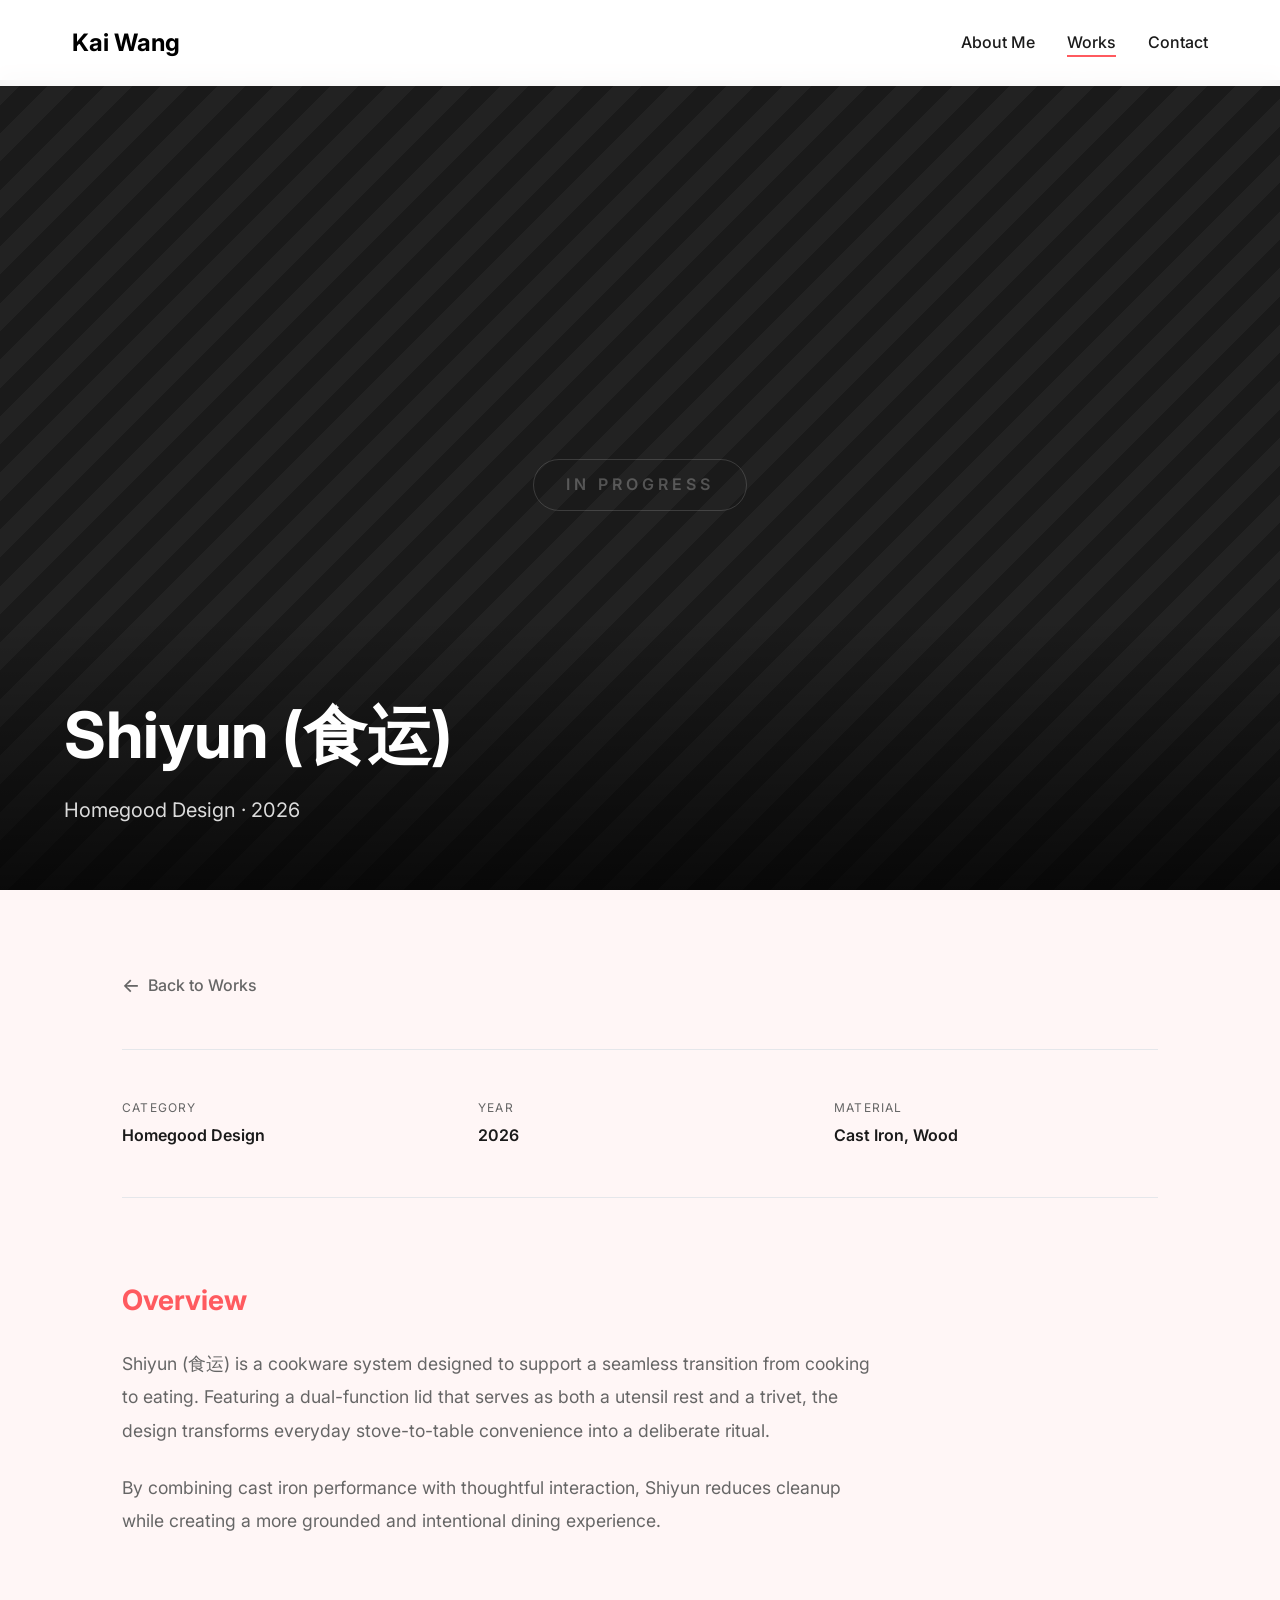
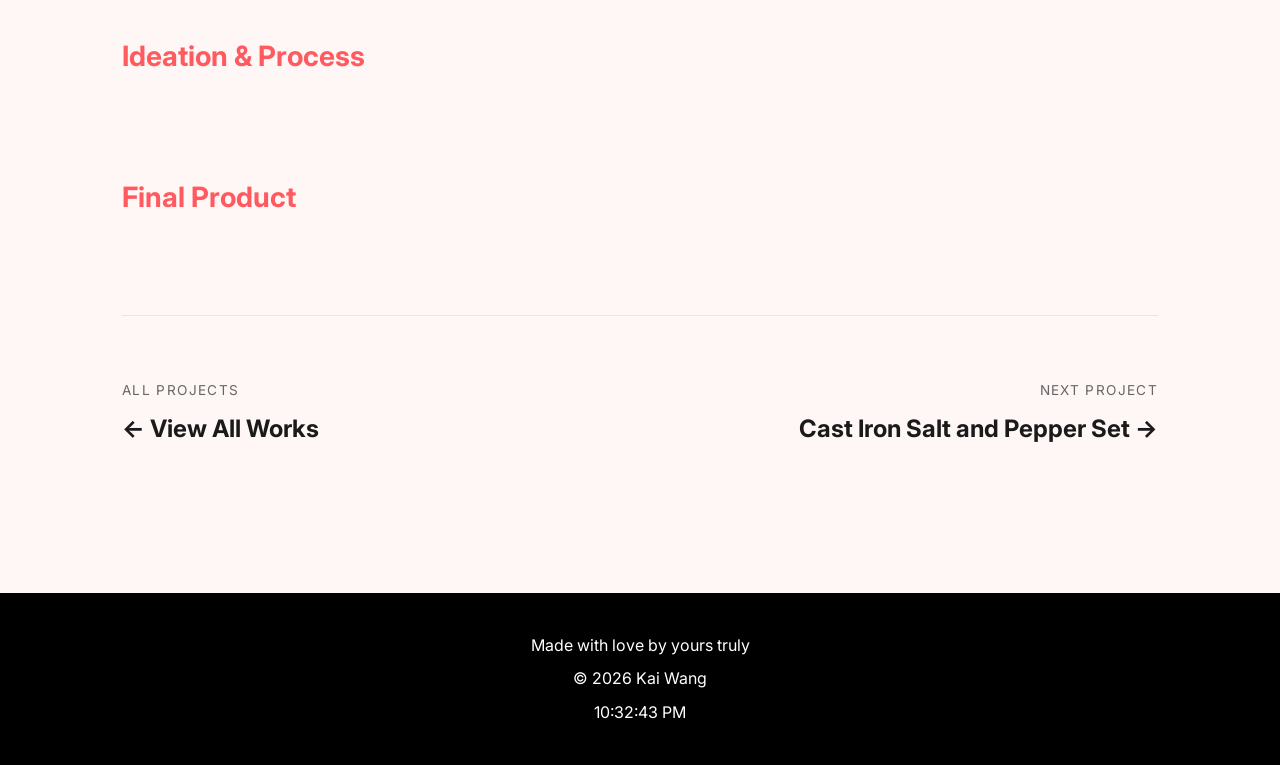
<file: project-shiyun.html>
﻿<!DOCTYPE html>
<html lang="en">
<head>
    <meta charset="UTF-8">
    <meta name="viewport" content="width=device-width, initial-scale=1.0">
    <title>Shiyun (食运) - Kai Wang</title>
    <link rel="stylesheet" href="styles.css?v=3">
    <link rel="preconnect" href="https://fonts.googleapis.com">
    <link rel="preconnect" href="https://fonts.gstatic.com" crossorigin>
    <link href="https://fonts.googleapis.com/css2?family=Inter:wght@300;400;500;600;700&display=swap" rel="stylesheet">
    <style>
        .project-hero {
            width: 100%;
            height: 90vh;
            overflow: hidden;
            position: relative;
            margin-top: 80px;
            background: #1a1a1a;
            display: flex;
            align-items: center;
            justify-content: center;
        }

        .project-hero img {
            width: 100%;
            height: 100%;
            object-fit: cover;
        }

        .hero-in-progress {
            width: 100%;
            height: 100%;
            background: repeating-linear-gradient(
                -45deg,
                #1a1a1a,
                #1a1a1a 20px,
                #222 20px,
                #222 40px
            );
            display: flex;
            align-items: center;
            justify-content: center;
        }

        .hero-in-progress span {
            font-size: 1rem;
            font-weight: 600;
            letter-spacing: 0.25em;
            text-transform: uppercase;
            color: rgba(255, 255, 255, 0.25);
            border: 1px solid rgba(255, 255, 255, 0.15);
            padding: 0.75rem 2rem;
            border-radius: 100px;
        }

        .project-hero-overlay {
            position: absolute;
            bottom: 0;
            left: 0;
            right: 0;
            padding: 4rem;
            background: linear-gradient(to top, rgba(0,0,0,0.7), transparent);
            color: white;
        }

        .project-hero-overlay h1 {
            font-size: 4rem;
            font-weight: 700;
            margin-bottom: 0.5rem;
        }

        .project-hero-overlay p {
            font-size: 1.25rem;
            opacity: 0.85;
        }

        .project-body {
            max-width: 1100px;
            margin: 0 auto;
            padding: 5rem 2rem;
        }

        .project-meta {
            display: grid;
            grid-template-columns: repeat(auto-fit, minmax(150px, 1fr));
            gap: 2rem;
            padding: 3rem 0;
            border-top: 1px solid var(--border-color);
            border-bottom: 1px solid var(--border-color);
            margin-bottom: 5rem;
        }

        .meta-item label {
            font-size: 0.75rem;
            text-transform: uppercase;
            letter-spacing: 0.1em;
            color: var(--text-secondary);
            display: block;
            margin-bottom: 0.4rem;
        }

        .meta-item span {
            font-size: 1rem;
            font-weight: 600;
            color: var(--text-primary);
        }

        .project-section {
            margin-bottom: 6rem;
        }

        .project-section h2 {
            font-size: 1.75rem;
            font-weight: 700;
            margin-bottom: 1.5rem;
            color: var(--accent-color);
        }

        .project-section p {
            font-size: 1.1rem;
            line-height: 1.9;
            color: var(--text-secondary);
            max-width: 750px;
        }

        .project-section p + p {
            margin-top: 1.5rem;
        }

        .img-full {
            width: 100%;
            border-radius: 8px;
            margin-bottom: 1.5rem;
            display: block;
        }

        .img-grid-2 {
            display: grid;
            grid-template-columns: 1fr 1fr;
            gap: 1.5rem;
            margin-bottom: 1.5rem;
        }

        .img-grid-3 {
            display: grid;
            grid-template-columns: 1fr 1fr 1fr;
            gap: 1.5rem;
            margin-bottom: 1.5rem;
        }

        .img-grid-2 img,
        .img-grid-3 img {
            width: 100%;
            height: 100%;
            object-fit: cover;
            border-radius: 8px;
            display: block;
            aspect-ratio: 1;
        }

        .img-caption {
            font-size: 0.85rem;
            color: var(--text-secondary);
            text-align: center;
            margin-top: -0.5rem;
            margin-bottom: 3rem;
        }

        .back-btn {
            display: inline-flex;
            align-items: center;
            gap: 0.5rem;
            color: var(--text-secondary);
            font-weight: 500;
            margin-bottom: 3rem;
            transition: var(--transition);
        }

        .back-btn:hover {
            color: var(--accent-color);
        }

        .back-btn::before {
            content: '\2190';
            font-size: 1.2rem;
        }

        .next-project {
            padding: 4rem 0;
            border-top: 1px solid var(--border-color);
            display: flex;
            justify-content: space-between;
            align-items: center;
        }

        .next-project p {
            font-size: 0.85rem;
            text-transform: uppercase;
            letter-spacing: 0.1em;
            color: var(--text-secondary);
            margin-bottom: 0.5rem;
        }

        .next-project a {
            font-size: 1.5rem;
            font-weight: 700;
            color: var(--text-primary);
            transition: var(--transition);
        }

        .next-project a:hover {
            color: var(--accent-color);
        }

        @media (max-width: 768px) {
            .project-hero { height: 60vh; }
            .project-hero-overlay h1 { font-size: 2.5rem; }
            .project-body { padding: 3rem 1.25rem; }
            .project-meta { grid-template-columns: repeat(2, 1fr); gap: 1.25rem; padding: 2rem 0; margin-bottom: 3rem; }
            .project-section { margin-bottom: 3.5rem; }
            .project-section h2 { font-size: 1.4rem; }
            .project-section p { font-size: 1rem; }
            .img-grid-2, .img-grid-3 { grid-template-columns: 1fr 1fr; }
            .next-project { flex-direction: column; gap: 2rem; text-align: center; }
            .next-project > div:last-child { text-align: center; }
            .next-project a { font-size: 1.2rem; }
        }

        @media (max-width: 480px) {
            .project-hero { height: 50vh; }
            .project-hero-overlay { padding: 2rem; }
            .project-hero-overlay h1 { font-size: 2rem; }
            .project-hero-overlay p { font-size: 1rem; }
            .project-body { padding: 2rem 1rem; }
            .project-meta { grid-template-columns: 1fr 1fr; gap: 1rem; padding: 1.5rem 0; margin-bottom: 2.5rem; }
            .img-grid-2, .img-grid-3 { grid-template-columns: 1fr; }
            .next-project a { font-size: 1rem; }
        }
    </style>
</head>
<body>
    <!-- Navigation -->
    <nav class="navbar">
        <div class="nav-container">
            <a href="index.html" class="logo">Kai Wang</a>
            <ul class="nav-links">
                <li><a href="about.html">About Me</a></li>
                <li><a href="works.html" class="active">Works</a></li>
                <li><a href="index.html#contact">Contact</a></li>
            </ul>
            <div class="hamburger">
                <span></span>
                <span></span>
                <span></span>
            </div>
        </div>
    </nav>

    <!-- Hero Image -->
    <div class="project-hero">
        <div class="hero-in-progress">
            <span>In Progress</span>
        </div>
        <div class="project-hero-overlay">
            <h1>Shiyun (食运)</h1>
            <p>Homegood Design · 2026</p>
        </div>
    </div>

    <!-- Project Content -->
    <div class="project-body">
        <a href="works.html" class="back-btn">Back to Works</a>

        <!-- Meta Info -->
        <div class="project-meta">
            <div class="meta-item">
                <label>Category</label>
                <span>Homegood Design</span>
            </div>
            <div class="meta-item">
                <label>Year</label>
                <span>2026</span>
            </div>
            <div class="meta-item">
                <label>Material</label>
                <span>Cast Iron, Wood</span>
            </div>
        </div>

        <!-- Overview -->
        <div class="project-section">
            <h2>Overview</h2>
            <p>
                Shiyun (食运) is a cookware system designed to support a seamless transition from cooking to eating. Featuring a dual-function lid that serves as both a utensil rest and a trivet, the design transforms everyday stove-to-table convenience into a deliberate ritual.
            </p>
            <p>
                By combining cast iron performance with thoughtful interaction, Shiyun reduces cleanup while creating a more grounded and intentional dining experience.
            </p>
        </div>

        <!-- Ideation & Process -->
        <div class="project-section">
            <h2>Ideation & Process</h2>
            <!-- Add process images here -->
        </div>

        <!-- Final Product -->
        <div class="project-section">
            <h2>Final Product</h2>
            <!-- Add final images here -->
        </div>

        <!-- Navigation between projects -->
        <div class="next-project">
            <div>
                <p>All Projects</p>
                <a href="works.html">&larr; View All Works</a>
            </div>
            <div style="text-align: right;">
                <p>Next Project</p>
                <a href="project-cast-iron-sp.html">Cast Iron Salt and Pepper Set &rarr;</a>
            </div>
        </div>
    </div>

    <!-- Footer -->
    <footer class="footer">
        <div class="container">
            <p>Made with love by yours truly</p>
            <p>&copy; 2026 Kai Wang</p>
            <p id="current-time"></p>
        </div>
    </footer>

    <script src="script.js"></script>
</body>
</html>
</file>
<file: styles.css>
/* ==================== 
   Global Styles 
   ==================== */
* {
    margin: 0;
    padding: 0;
    box-sizing: border-box;
}

:root {
    --primary-color: #000000;
    --secondary-color: #ffffff;
    --accent-color: #FF5A5F; /* Coral Pink/Orange */
    --text-primary: #1a1a1a;
    --text-secondary: #666666;
    --background: #FFF6F6; /* Subtle warm pink-orange tint */
    --background-alt: #FFEAEA; /* Soft pink-orange tint */
    --border-color: #e5e7eb;
    --transition: all 0.3s cubic-bezier(0.4, 0, 0.2, 1);
    --shadow-sm: 0 1px 2px 0 rgba(0, 0, 0, 0.05);
    --shadow-md: 0 4px 6px -1px rgba(0, 0, 0, 0.1);
    --shadow-lg: 0 10px 15px -3px rgba(0, 0, 0, 0.1);
}

html {
    scroll-behavior: smooth;
}

body {
    font-family: 'Inter', -apple-system, BlinkMacSystemFont, 'Segoe UI', Roboto, Oxygen, Ubuntu, Cantarell, sans-serif;
    line-height: 1.6;
    color: var(--text-primary);
    background-color: var(--background);
    overflow-x: hidden;
}

.container {
    max-width: 1200px;
    margin: 0 auto;
    padding: 0 2rem;
}

a {
    text-decoration: none;
    color: inherit;ks
    transition: var(--transition);
}

img {
    max-width: 100%;
    height: auto;
    display: block;
}

/* ==================== 
   Navigation 
   ==================== */
.navbar {
    position: fixed;
    top: 0;
    left: 0;
    right: 0;
    background: rgba(255, 255, 255, 0.95);
    backdrop-filter: blur(10px);
    z-index: 1000;
    padding: 1.5rem 0;
    box-shadow: var(--shadow-sm);
}

.nav-container {
    max-width: 1200px;
    margin: 0 auto;
    padding: 0 2rem;
    display: flex;
    justify-content: space-between;
    align-items: center;
}

.logo {
    font-size: 1.5rem;
    font-weight: 700;
    color: var(--primary-color);
}

.nav-links {
    display: flex;
    list-style: none;
    gap: 2rem;
}

.nav-links a {
    color: var(--text-primary);
    font-weight: 500;
    position: relative;
}

.nav-links a::after {
    content: '';
    position: absolute;
    bottom: -5px;
    left: 0;
    width: 0;
    height: 2px;
    background-color: var(--accent-color);
    transition: var(--transition);
}

.nav-links a:hover::after,
.nav-links a.active::after {
    width: 100%;
}

.hamburger {
    display: none;
    flex-direction: column;
    cursor: pointer;
    gap: 5px;
    z-index: 1001; /* Ensure hamburger is above the mobile menu */
}

.hamburger span {
    width: 25px;
    height: 3px;
    background-color: var(--primary-color);
    transition: var(--transition);
    transform-origin: left center;
}

/* Hamburger active state to turn into an X */
.hamburger.active span:nth-child(1) {
    transform: rotate(45deg);
}
.hamburger.active span:nth-child(2) {
    opacity: 0;
}
.hamburger.active span:nth-child(3) {
    transform: rotate(-45deg);
}

/* ==================== 
   Hero Section 
   ==================== */
.hero {
    min-height: 100vh;
    display: flex;
    align-items: center;
    justify-content: center;
    padding: 6rem 2rem 4rem;
    position: relative;
    overflow: hidden;
}

.floating-bg {
    position: absolute;
    inset: 0;
    width: 100%;
    height: 100%;
    z-index: 0;
    pointer-events: none;
}

.floating-img {
    position: absolute;
    border-radius: 12px;
    object-fit: cover;
    opacity: 0.15;
    box-shadow: 0 10px 30px rgba(0, 0, 0, 0.1);
    animation: floatAnimation linear infinite;
    will-change: transform;
}

@keyframes floatAnimation {
    0% {
        transform: translateY(100vh) rotate(0deg);
    }
    100% {
        transform: translateY(-50vh) rotate(360deg);
    }
}

.hero-content {
    max-width: 900px;
    text-align: center;
    position: relative;
    z-index: 1;
}

.greeting {
    font-size: 1.25rem;
    color: var(--text-secondary);
    margin-bottom: 1rem;
    animation: fadeInUp 0.8s ease;
}

.hero-title {
    font-size: clamp(3rem, 8vw, 6rem);
    font-weight: 700;
    margin-bottom: 1.5rem;
    line-height: 1.1;
    animation: fadeInUp 0.8s ease 0.2s backwards;
}

.hero-description {
    font-size: 1.5rem;
    color: var(--text-secondary);
    margin-bottom: 3rem;
    max-width: 700px;
    margin-left: auto;
    margin-right: auto;
    animation: fadeInUp 0.8s ease 0.4s backwards;
}

.hero-cta {
    display: flex;
    gap: 1rem;
    justify-content: center;
    flex-wrap: wrap;
    animation: fadeInUp 0.8s ease 0.6s backwards;
}

.btn-primary,
.btn-secondary {
    padding: 1rem 2.5rem;
    border-radius: 50px;
    font-weight: 600;
    font-size: 1rem;
    transition: var(--transition);
    display: inline-block;
}

.btn-primary {
    background-color: var(--primary-color);
    color: var(--secondary-color);
}

.btn-primary:hover {
    background-color: var(--accent-color);
    transform: translateY(-2px);
    box-shadow: var(--shadow-lg);
}

.btn-secondary {
    background-color: transparent;
    color: var(--primary-color);
    border: 2px solid var(--primary-color);
}

.btn-secondary:hover {
    background-color: var(--primary-color);
    color: var(--secondary-color);
    transform: translateY(-2px);
}

.scroll-indicator {
    position: absolute;
    bottom: 2rem;
    left: 50%;
    transform: translateX(-50%);
    display: flex;
    flex-direction: column;
    align-items: center;
    gap: 0.5rem;
    color: var(--text-secondary);
    font-size: 0.875rem;
}

.scroll-line {
    width: 2px;
    height: 40px;
    background-color: var(--text-secondary);
    animation: scrollAnimation 2s infinite;
}

/* ==================== 
   Featured Projects 
   ==================== */
.featured-preview {
    padding: 6rem 0;
    background-color: var(--background-alt);
}

.section-title {
    font-size: 2.5rem;
    font-weight: 700;
    margin-bottom: 3rem;
    text-align: center;
}

.projects-grid {
    display: grid;
    grid-template-columns: repeat(auto-fit, minmax(300px, 1fr));
    gap: 3rem;
    margin-bottom: 3rem;
}

.project-card {
    background: var(--secondary-color);
    border-radius: 8px;
    overflow: hidden;
    position: relative;
    aspect-ratio: 1 / 1;
    box-shadow: 0 4px 20px rgba(0,0,0,0.08);
    transition: all 0.4s cubic-bezier(0.25, 0.46, 0.45, 0.94);
}

.project-card:hover {
    transform: translateY(-8px);
    box-shadow: 0 20px 40px rgba(0,0,0,0.15);
}

.project-image {
    width: 100%;
    height: 100%;
}

.project-image img {
    width: 100%;
    height: 100%;
    object-fit: cover;
    transition: transform 0.7s cubic-bezier(0.25, 0.46, 0.45, 0.94);
}

.project-card:hover .project-image img {
    transform: scale(1.08);
}

.placeholder-image {
    width: 100%;
    height: 100%;
    display: flex;
    align-items: center;
    justify-content: center;
    background: linear-gradient(135deg, #FFE2D9 0%, #FFF0EB 100%);
    color: #E94E1B;
    font-weight: 500;
    text-align: center;
    letter-spacing: 1px;
    text-transform: uppercase;
    font-size: 0.8rem;
}

.project-info {
    position: absolute;
    bottom: 0;
    left: 0;
    right: 0;
    padding: 1.5rem;
    background: rgba(255, 255, 255, 0.95);
    backdrop-filter: blur(12px);
    -webkit-backdrop-filter: blur(12px);
    border-top: 1px solid rgba(0,0,0,0.05);
    transform: translateY(100%);
    transition: transform 0.4s cubic-bezier(0.25, 0.46, 0.45, 0.94);
}

.project-card:hover .project-info {
    transform: translateY(0);
}

.project-info h3 {
    color: var(--primary-color);
    font-size: 1.1rem;
    font-weight: 600;
    margin-bottom: 0.25rem;
    letter-spacing: -0.01em;
}

.project-info p {
    color: var(--text-secondary);
    font-size: 0.85rem;
    font-weight: 500;
}

.view-all {
    text-align: center;
}

/* ==================== 
   Contact Section 
   ==================== */
.contact-section {
    padding: 6rem 0;
    text-align: center;
}

.contact-email {
    font-size: 1.5rem;
    color: var(--accent-color);
    margin: 2rem 0;
    display: inline-block;
}

.contact-email:hover {
    text-decoration: underline;
}

.social-links {
    display: flex;
    justify-content: center;
    gap: 2rem;
    margin-top: 2rem;
}

.social-link {
    font-size: 1.1rem;
    color: var(--text-primary);
    padding: 0.5rem 1rem;
    border-radius: 50px;
    transition: var(--transition);
}

.social-link:hover {
    background-color: var(--background-alt);
    color: var(--accent-color);
}

/* ==================== 
   Footer 
   ==================== */
.footer {
    background-color: var(--primary-color);
    color: var(--secondary-color);
    padding: 2rem 0;
    text-align: center;
}

.footer p {
    margin: 0.5rem 0;
}

/* ==================== 
   Page Header 
   ==================== */
.page-header {
    padding: 8rem 0 4rem;
    text-align: center;
    background: linear-gradient(135deg, #E94E1B 0%, #FF8C42 100%);
    color: white;
}

.page-title {
    font-size: 3.5rem;
    font-weight: 700;
    margin-bottom: 1rem;
}

.page-subtitle {
    font-size: 1.25rem;
    opacity: 0.9;
}

/* ==================== 
   About Page 
   ==================== */
.about-content {
    padding: 6rem 0;
}

.about-grid {
    display: grid;
    grid-template-columns: 1fr 1.5fr;
    gap: 4rem;
    margin-bottom: 6rem;
    align-items: center;
}

.about-image .image-wrapper {
    width: 100%;
    max-width: 400px;
    aspect-ratio: 1;
    border-radius: 12px;
    overflow: hidden;
    box-shadow: var(--shadow-lg);
}

.about-image img {
    width: 100%;
    height: 100%;
    object-fit: cover;
}

.about-text h2 {
    font-size: 2.5rem;
    margin-bottom: 1.5rem;
}

.about-text .lead {
    font-size: 1.25rem;
    color: var(--text-secondary);
    margin-bottom: 1.5rem;
}

.about-text p {
    margin-bottom: 1rem;
    line-height: 1.8;
}

.skills-section,
.experience-section,
.education-section {
    margin-bottom: 6rem;
}

.skills-grid {
    display: grid;
    grid-template-columns: repeat(auto-fit, minmax(250px, 1fr));
    gap: 2rem;
    margin-top: 2rem;
}

.skill-category h3 {
    font-size: 1.25rem;
    margin-bottom: 1rem;
    color: var(--accent-color);
}

.skill-list {
    list-style: none;
}

.skill-list li {
    padding: 0.5rem 0;
    color: var(--text-secondary);
}

.skill-list li::before {
    content: "▹ ";
    color: var(--accent-color);
    margin-right: 0.5rem;
}

.timeline {
    position: relative;
    padding-left: 2rem;
    margin-top: 2rem;
}

.timeline::before {
    content: '';
    position: absolute;
    left: 0;
    top: 0;
    bottom: 0;
    width: 2px;
    background-color: var(--border-color);
}

.timeline-item {
    margin-bottom: 3rem;
    position: relative;
}

.timeline-item::before {
    content: '';
    position: absolute;
    left: -2.375rem;
    top: 0;
    width: 12px;
    height: 12px;
    border-radius: 50%;
    background-color: var(--accent-color);
}

.timeline-date {
    font-size: 0.875rem;
    color: var(--text-secondary);
    margin-bottom: 0.5rem;
}

.timeline-content h3 {
    font-size: 1.5rem;
    margin-bottom: 0.25rem;
}

.timeline-content .company {
    color: var(--accent-color);
    font-weight: 600;
    margin-bottom: 0.5rem;
}

.education-grid {
    display: grid;
    grid-template-columns: repeat(auto-fit, minmax(300px, 1fr));
    gap: 2rem;
    margin-top: 2rem;
}

.education-item {
    padding: 2rem;
    background-color: var(--background-alt);
    border-radius: 12px;
}

.education-item h3 {
    font-size: 1.25rem;
    margin-bottom: 0.5rem;
}

.education-item .institution {
    color: var(--accent-color);
    font-weight: 600;
    margin-bottom: 0.25rem;
}

.education-item .date {
    color: var(--text-secondary);
    font-size: 0.875rem;
}

.cta-section {
    padding: 6rem 0;
    text-align: center;
    background-color: var(--background-alt);
}

.cta-section h2 {
    font-size: 2.5rem;
    margin-bottom: 2rem;
}

/* ==================== 
   Works Page 
   ==================== */
.filter-section {
    padding: 2rem 0;
    background-color: var(--background-alt);
}

.filter-buttons {
    display: flex;
    justify-content: center;
    gap: 1rem;
    flex-wrap: wrap;
}

.filter-btn {
    padding: 0.75rem 1.5rem;
    border: 2px solid var(--border-color);
    background-color: transparent;
    border-radius: 50px;
    cursor: pointer;
    font-weight: 600;
    transition: var(--transition);
}

.filter-btn:hover,
.filter-btn.active {
    background-color: var(--primary-color);
    color: var(--secondary-color);
    border-color: var(--primary-color);
}

.works-gallery {
    padding: 6rem 0;
}

.works-grid {
    display: grid;
    grid-template-columns: repeat(auto-fill, minmax(350px, 1fr));
    gap: 2rem;
}

.work-item {
    background: var(--secondary-color);
    border-radius: 8px;
    overflow: hidden;
    position: relative;
    aspect-ratio: 1 / 1;
    height: auto;
    box-shadow: 0 4px 20px rgba(0,0,0,0.08);
    transition: all 0.4s cubic-bezier(0.25, 0.46, 0.45, 0.94);
}

.work-item:hover {
    transform: translateY(-8px);
    box-shadow: 0 20px 40px rgba(0,0,0,0.15);
}

.work-image {
    width: 100%;
    height: 100%;
}

.work-image img {
    width: 100%;
    height: 100%;
    object-fit: cover;
    transition: transform 0.7s cubic-bezier(0.25, 0.46, 0.45, 0.94);
}

.work-item:hover .work-image img {
    transform: scale(1.08);
}

.work-overlay {
    /* Removed old overlay */
    display: none;
}

.work-info {
    position: absolute;
    bottom: 0;
    left: 0;
    right: 0;
    padding: 1.5rem;
    background: rgba(255, 255, 255, 0.95);
    backdrop-filter: blur(12px);
    -webkit-backdrop-filter: blur(12px);
    border-top: 1px solid rgba(0,0,0,0.05);
    transform: translateY(100%);
    transition: transform 0.4s cubic-bezier(0.25, 0.46, 0.45, 0.94);
    z-index: 2;
    opacity: 1; /* Always visible but hidden by translation */
    pointer-events: auto;
}

.work-item:hover .work-info {
    transform: translateY(0);
}

.work-info h3 {
    color: var(--primary-color);
    font-size: 1.1rem;
    font-weight: 600;
    margin-bottom: 0.25rem;
    letter-spacing: -0.01em;
}

.work-category {
    color: var(--accent-color);
    font-weight: 500;
    font-size: 0.75rem;
    text-transform: uppercase;
    letter-spacing: 0.05em;
    margin-bottom: 0.25rem;
}

.work-info p {
    color: var(--text-secondary);
    font-size: 0.85rem;
    display: -webkit-box;
    -webkit-line-clamp: 2;
    -webkit-box-orient: vertical;
    overflow: hidden;
}

/* ==================== 
   Modal 
   ==================== */
.modal {
    display: none;
    position: fixed;
    z-index: 2000;
    left: 0;
    top: 0;
    width: 100%;
    height: 100%;
    background-color: rgba(0, 0, 0, 0.9);
    overflow: auto;
}

.modal-content {
    position: relative;
    margin: 2rem auto;
    max-width: 1200px;
    padding: 2rem;
}

.close-modal {
    position: absolute;
    top: 1rem;
    right: 2rem;
    font-size: 3rem;
    color: white;
    cursor: pointer;
    z-index: 2001;
}

.close-modal:hover {
    color: var(--accent-color);
}

.modal-body {
    display: grid;
    grid-template-columns: 1.5fr 1fr;
    gap: 3rem;
    background-color: var(--secondary-color);
    border-radius: 12px;
    overflow: hidden;
}

.modal-gallery {
    padding: 2rem;
}

.modal-image img,
.modal-video video {
    width: 100%;
    border-radius: 8px;
}

.modal-info {
    padding: 2rem;
}

.modal-info h2 {
    font-size: 2.5rem;
    margin-bottom: 0.5rem;
}

.modal-category {
    color: var(--accent-color);
    font-weight: 600;
    margin-bottom: 2rem;
}

.modal-description {
    margin-bottom: 2rem;
}

.modal-description h3 {
    font-size: 1.25rem;
    margin-bottom: 1rem;
}

.modal-details {
    margin-bottom: 2rem;
}

.detail-item {
    display: flex;
    gap: 1rem;
    margin-bottom: 0.75rem;
}

.detail-item strong {
    min-width: 80px;
}

/* ==================== 
   Animations 
   ==================== */
@keyframes fadeInUp {
    from {
        opacity: 0;
        transform: translateY(30px);
    }
    to {
        opacity: 1;
        transform: translateY(0);
    }
}

@keyframes scrollAnimation {
    0%, 100% {
        transform: scaleY(0);
        transform-origin: top;
    }
    50% {
        transform: scaleY(1);
        transform-origin: top;
    }
}

/* ==================== 
   Responsive Design 
   ==================== */
@media (max-width: 768px) {
    /* --- Navigation --- */
    .nav-links {
        position: fixed;
        top: 0;
        left: -100%;
        height: 100vh;
        flex-direction: column;
        justify-content: center;
        align-items: center;
        background-color: var(--secondary-color);
        width: 100%;
        padding: 2rem;
        box-shadow: var(--shadow-lg);
        transition: var(--transition);
        z-index: 1000;
        gap: 3rem;
    }

    .nav-links a {
        font-size: 1.5rem;
    }

    .nav-links.active {
        left: 0;
    }

    .hamburger {
        display: flex;
    }

    /* --- Hero --- */
    .hero-title {
        font-size: 3rem;
    }

    .hero-description {
        font-size: 1.125rem;
    }

    /* --- Section typography --- */
    .section-title {
        font-size: 2rem;
        margin-bottom: 2rem;
    }

    .page-title {
        font-size: 2.5rem;
    }

    /* --- Featured projects grid: 2 cols on tablet --- */
    .projects-grid {
        grid-template-columns: repeat(2, 1fr);
        gap: 1.5rem;
    }

    /* Always show project card info on touch devices */
    .project-info {
        transform: translateY(0);
        background: rgba(255, 255, 255, 0.97);
    }

    /* --- Works grid: 2 cols on tablet --- */
    .works-grid {
        grid-template-columns: repeat(2, 1fr);
        gap: 1.25rem;
    }

    /* Always show work card info on touch devices */
    .work-info {
        transform: translateY(0);
        background: rgba(255, 255, 255, 0.97);
    }

    .works-gallery {
        padding: 3rem 0;
    }

    .featured-preview {
        padding: 4rem 0;
    }

    /* --- About --- */
    .about-grid {
        grid-template-columns: 1fr;
        gap: 2rem;
    }

    .about-image .image-wrapper {
        margin: 0 auto;
    }

    .about-text h2 {
        font-size: 2rem;
    }

    .skills-grid {
        grid-template-columns: 1fr;
    }

    /* --- Contact --- */
    .contact-email {
        font-size: 1.1rem;
        word-break: break-all;
    }

    .contact-section {
        padding: 4rem 0;
    }

    /* --- Filter buttons --- */
    .filter-btn {
        padding: 0.5rem 1rem;
        font-size: 0.875rem;
    }

    /* --- Modal --- */
    .modal-body {
        grid-template-columns: 1fr;
    }

    /* --- Project pages --- */
    .project-body {
        padding: 3rem 1.25rem;
    }

    .project-meta {
        grid-template-columns: repeat(2, 1fr);
        gap: 1.25rem;
        padding: 2rem 0;
        margin-bottom: 3rem;
    }

    .project-section {
        margin-bottom: 3.5rem;
    }

    .project-section h2 {
        font-size: 1.4rem;
    }

    .project-section p {
        font-size: 1rem;
    }

    .next-project {
        flex-direction: column;
        gap: 2rem;
        text-align: center;
    }

    .next-project > div:last-child {
        text-align: center;
    }

    .next-project a {
        font-size: 1.2rem;
    }
}

@media (max-width: 480px) {
    /* --- Layout --- */
    .container,
    .nav-container {
        padding: 0 1rem;
    }

    /* --- Hero --- */
    .hero {
        padding: 5rem 1rem 3rem;
    }

    .hero-title {
        font-size: 2.5rem;
    }

    .hero-description {
        font-size: 1rem;
    }

    .hero-cta {
        flex-direction: column;
    }

    .btn-primary,
    .btn-secondary {
        width: 100%;
        text-align: center;
    }

    /* --- Section typography --- */
    .section-title {
        font-size: 1.75rem;
    }

    .page-title {
        font-size: 2rem;
    }

    .page-header {
        padding: 6rem 0 3rem;
    }

    /* --- Cards: single column on phones --- */
    .projects-grid,
    .works-grid {
        grid-template-columns: 1fr;
        gap: 1rem;
    }

    /* Remove square aspect ratio on single-column cards for better readability */
    .work-item,
    .project-card {
        aspect-ratio: 4 / 3;
    }

    /* --- Filter --- */
    .filter-section {
        padding: 1.25rem 0;
    }

    .filter-buttons {
        gap: 0.5rem;
    }

    .filter-btn {
        padding: 0.4rem 0.85rem;
        font-size: 0.8rem;
    }

    /* --- Contact --- */
    .contact-email {
        font-size: 1rem;
    }

    /* --- Project pages --- */
    .project-body {
        padding: 2rem 1rem;
    }

    .project-meta {
        grid-template-columns: 1fr 1fr;
        gap: 1rem;
        padding: 1.5rem 0;
        margin-bottom: 2.5rem;
    }

    .project-section {
        margin-bottom: 3rem;
    }

    .img-grid-2,
    .img-grid-3 {
        grid-template-columns: 1fr;
    }

    .next-project a {
        font-size: 1rem;
    }

    /* --- Feedback --- */
    .feedback-section {
        padding: 3rem 0;
    }
}

/* ==================== 
   Other: Photo Album 
   ==================== */
.works-album {
    padding-top: 1rem;
}

.album-intro {
    font-size: 1rem;
    color: var(--text-secondary);
    margin-bottom: 2rem;
    text-align: center;
}

.album-grid {
    columns: 4;
    column-gap: 0.75rem;
}

.album-item {
    break-inside: avoid;
    position: relative;
    margin-bottom: 0.75rem;
    border-radius: 8px;
    overflow: hidden;
    cursor: zoom-in;
}

.album-item img {
    width: 100%;
    height: auto;
    display: block;
    border-radius: 8px;
    transition: transform 0.4s cubic-bezier(0.25, 0.46, 0.45, 0.94), filter 0.4s ease;
    filter: brightness(1);
}

.album-item:hover img {
    transform: scale(1.03);
    filter: brightness(0.75);
}

.album-label {
    position: absolute;
    bottom: 0;
    left: 0;
    right: 0;
    padding: 0.6rem 0.75rem;
    background: linear-gradient(to top, rgba(0,0,0,0.6), transparent);
    color: white;
    font-size: 0.75rem;
    font-weight: 500;
    letter-spacing: 0.02em;
    opacity: 0;
    transition: opacity 0.3s ease;
    border-radius: 0 0 8px 8px;
}

.album-item:hover .album-label {
    opacity: 1;
}

/* Lightbox */
.album-lightbox {
    display: none;
    position: fixed;
    inset: 0;
    background: rgba(0, 0, 0, 0.92);
    z-index: 3000;
    align-items: center;
    justify-content: center;
    padding: 2rem;
    cursor: zoom-out;
}

.album-lightbox.open {
    display: flex;
}

.album-lightbox img {
    max-width: 90vw;
    max-height: 90vh;
    object-fit: contain;
    border-radius: 8px;
    box-shadow: 0 20px 60px rgba(0,0,0,0.5);
}

.album-lightbox-close {
    position: absolute;
    top: 1.5rem;
    right: 2rem;
    color: white;
    font-size: 2.5rem;
    cursor: pointer;
    line-height: 1;
    opacity: 0.7;
    transition: opacity 0.2s;
}

.album-lightbox-close:hover {
    opacity: 1;
}

@media (max-width: 768px) {
    .album-grid { columns: 3; }
}

@media (max-width: 480px) {
    .album-grid { columns: 2; column-gap: 0.5rem; }
    .album-item { margin-bottom: 0.5rem; }
}

/* ==================== 
   Feedback Section 
   ==================== */
.feedback-section {
    padding: 6rem 0;
    background: var(--bg-secondary);
}

.feedback-subtitle {
    text-align: center;
    color: var(--text-secondary);
    margin-top: -1.5rem;
    margin-bottom: 2.5rem;
    font-size: 1rem;
}

.feedback-form-wrapper {
    max-width: 640px;
    margin: 0 auto;
    background: var(--bg-primary);
    border-radius: 16px;
    overflow: hidden;
    box-shadow: 0 4px 24px rgba(0, 0, 0, 0.08);
}

.feedback-form-wrapper iframe {
    display: block;
    border: none;
}

/* ==================== 
   Utility Classes 
   ==================== */
.hidden {
    display: none !important;
}

.fade-in {
    animation: fadeInUp 0.8s ease;
}
</file>
